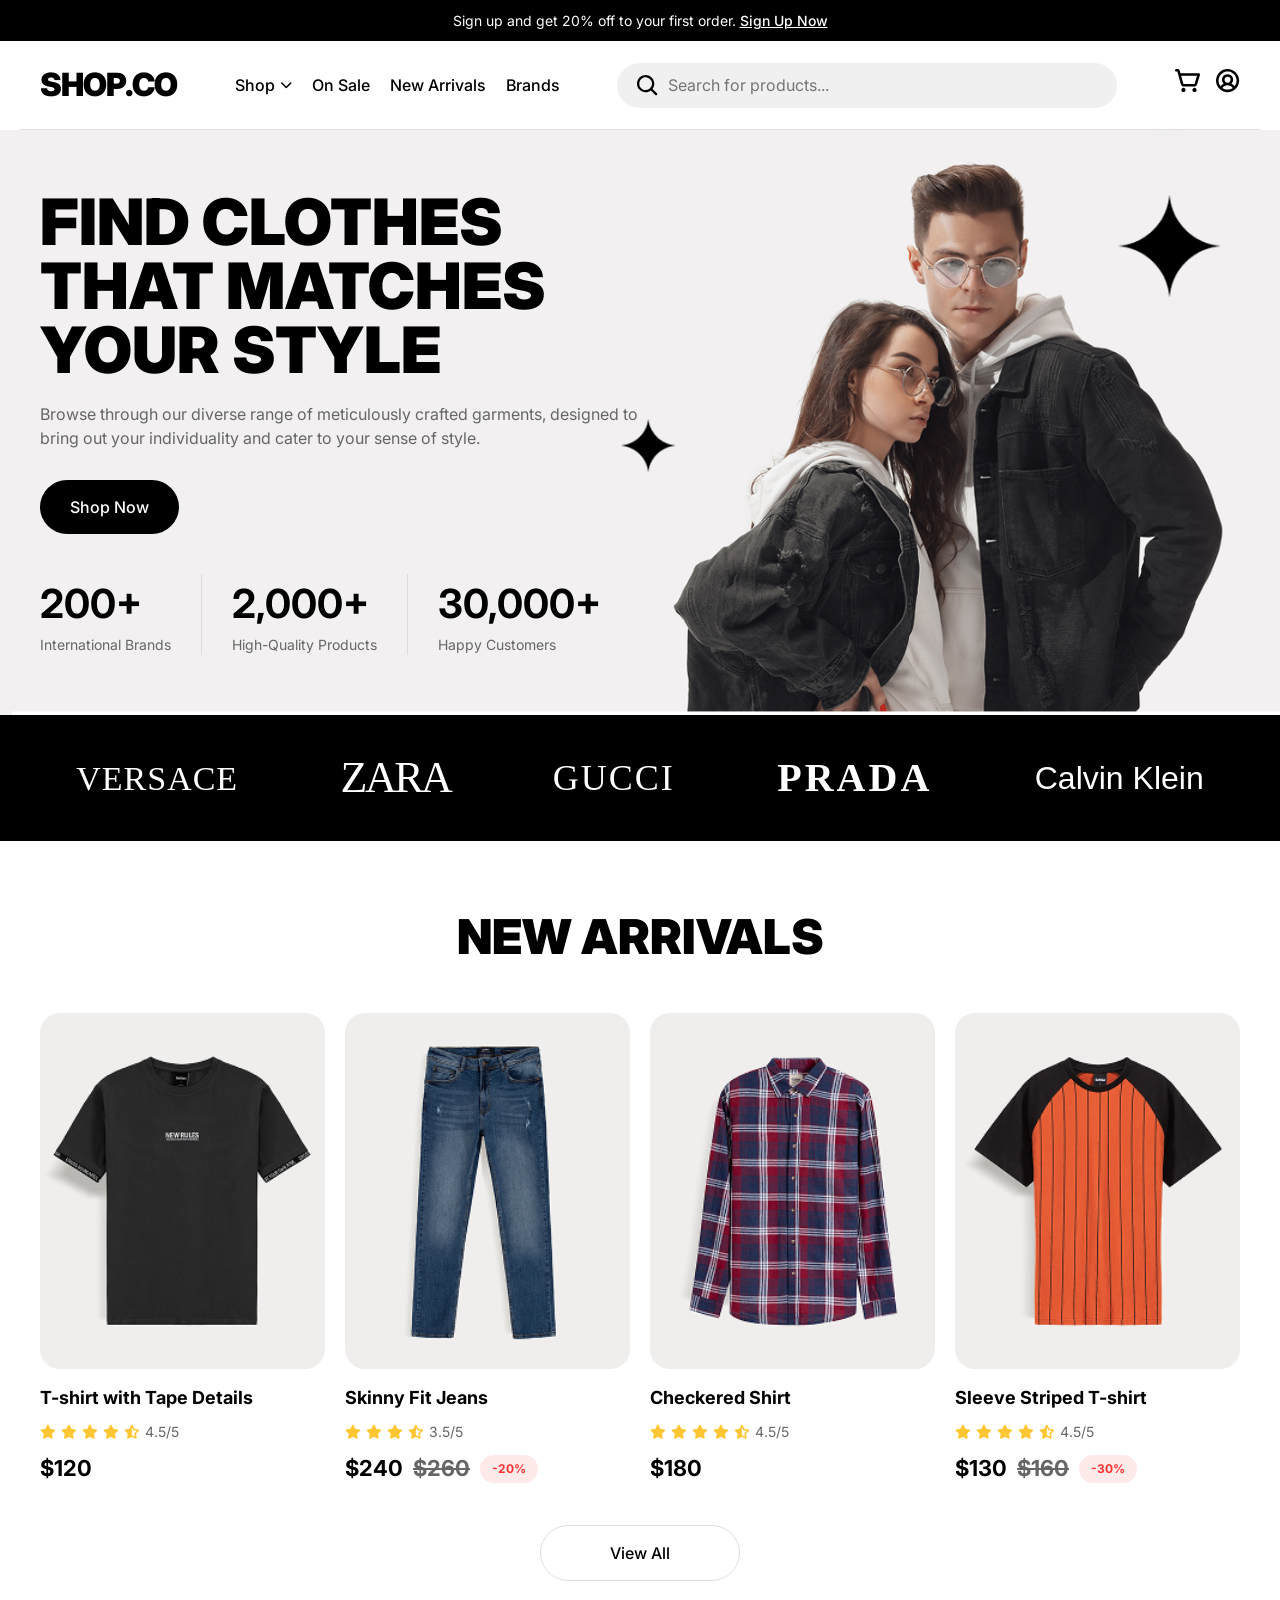
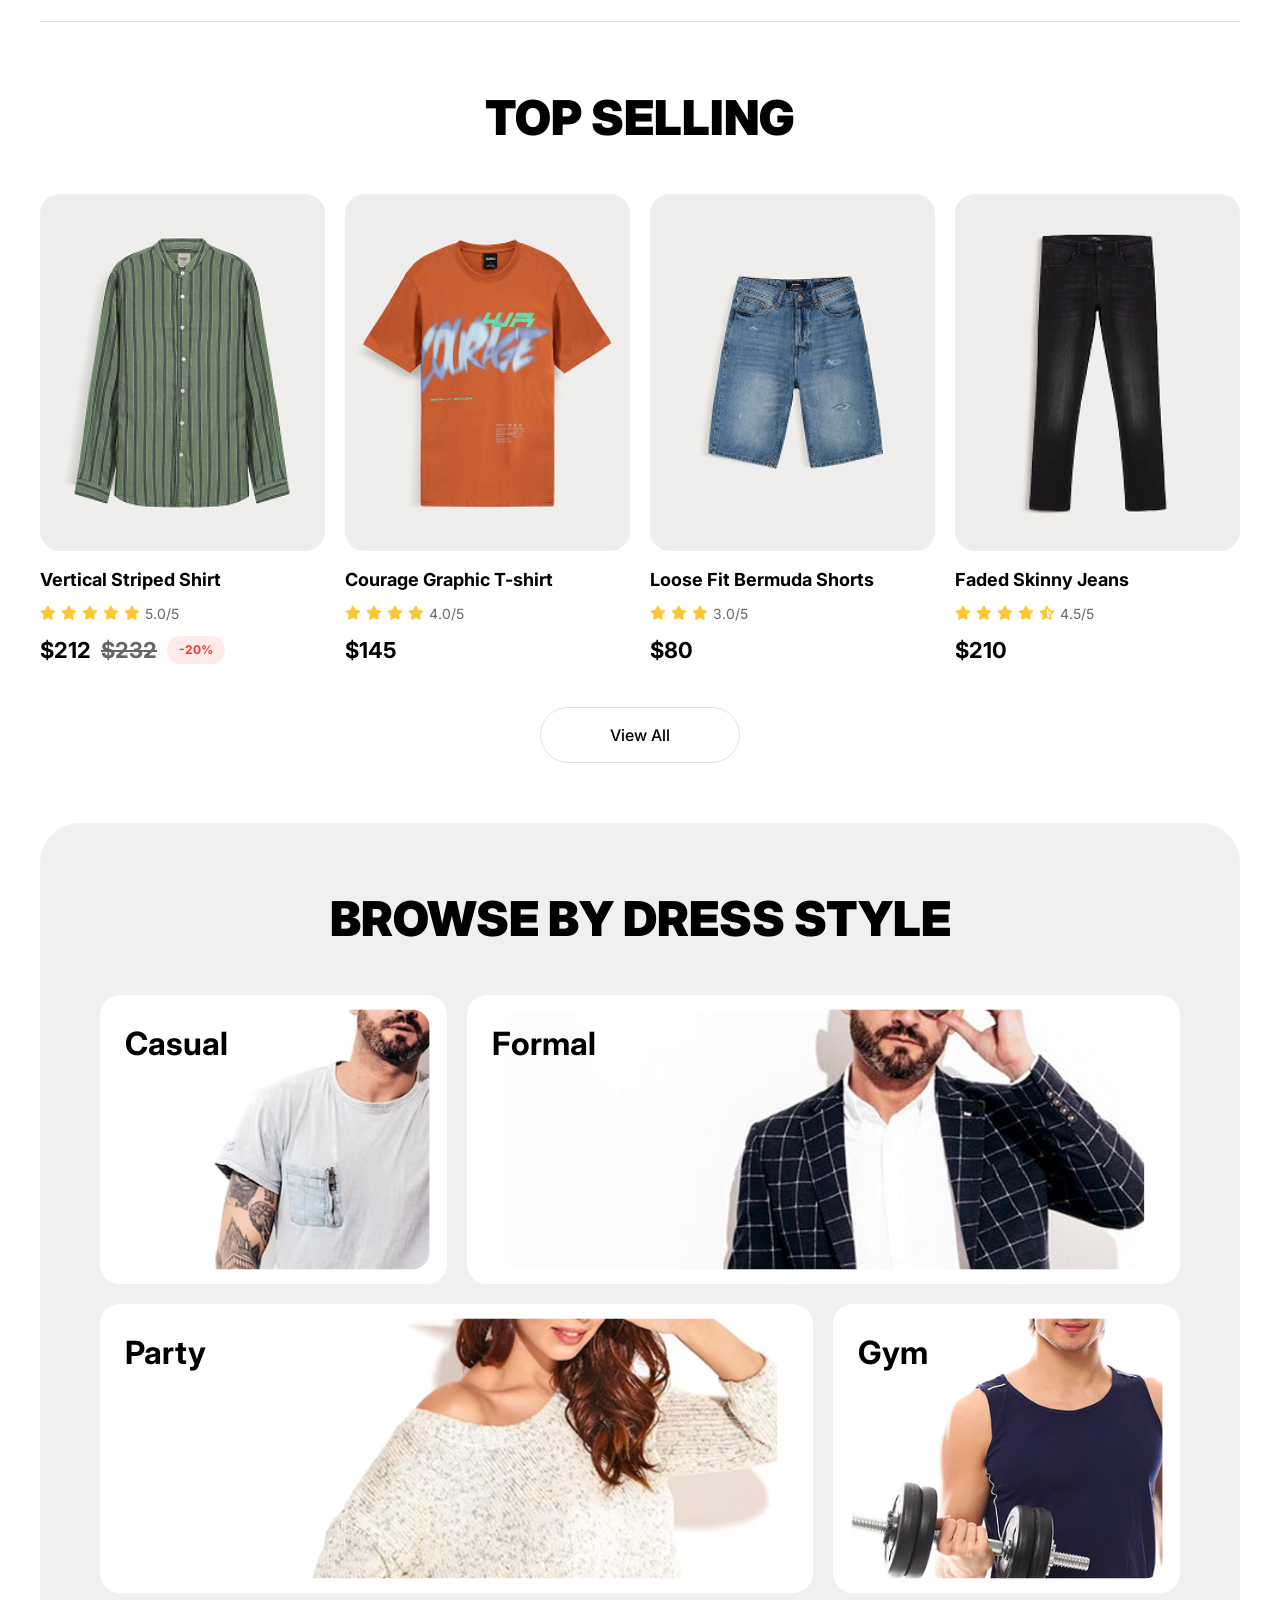
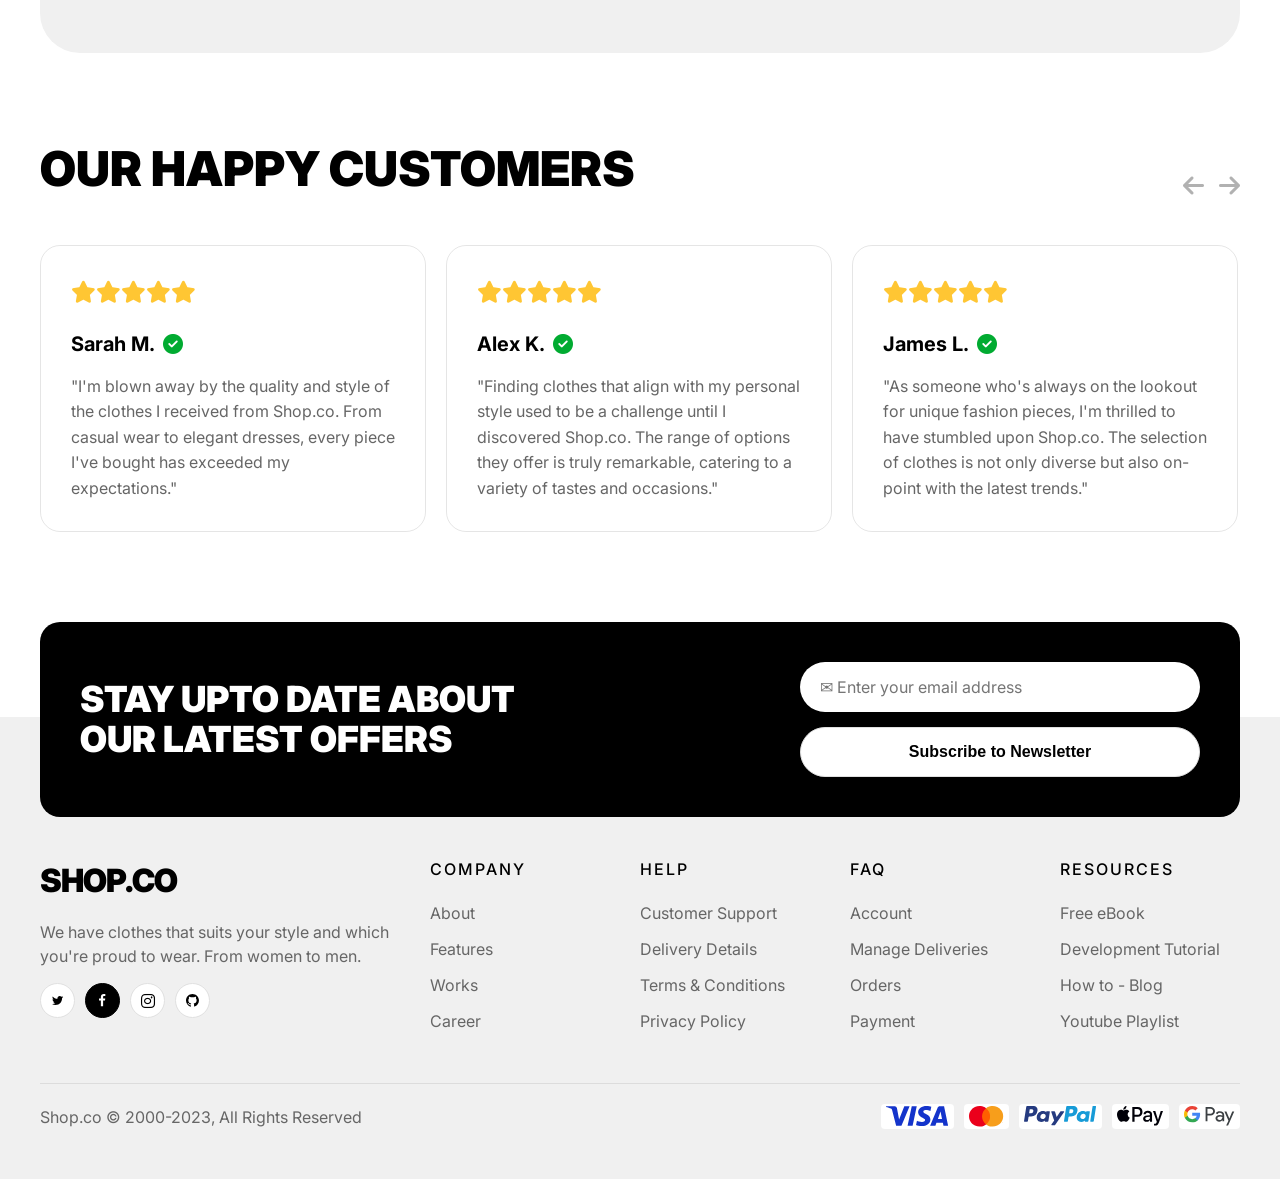
<file: index.html>
<!DOCTYPE html>
<html lang="en">

<head>
  <meta charset="UTF-8">
  <meta name="viewport" content="width=device-width, initial-scale=1.0">
  <title>SHOP.CO - Homepage</title>
  <link rel="stylesheet" href="css/global.css">
  <link rel="stylesheet" href="css/index.css">
</head>

<body>

  <app-header></app-header>

  <!-- HERO SECTION -->
  <section class="hero">
    <div class="container">
      <div class="hero-content">
        <h1 class="hero-title">FIND CLOTHES THAT MATCHES YOUR STYLE</h1>
        <p class="hero-desc">Browse through our diverse range of meticulously crafted garments, designed to bring out
          your individuality and cater to your sense of style.</p>
        <a href="html/category.html" class="btn-primary">Shop Now</a>
        <div class="hero-stats">
          <div class="stat-item">
            <h3>200+</h3>
            <p>International Brands</p>
          </div>
          <div class="stat-divider"></div>
          <div class="stat-item">
            <h3>2,000+</h3>
            <p>High-Quality Products</p>
          </div>
          <div class="stat-divider"></div>
          <div class="stat-item">
            <h3>30,000+</h3>
            <p>Happy Customers</p>
          </div>
        </div>
      </div>
      <div class="hero-image">
        <div class="image-wrapper">
          <img src="./Images/banner.png" alt="Hero Models" class="main-banner">
        </div>
      </div>
    </div>
  </section>

  <!-- BRANDS BANNER -->
  <div class="brands-banner">
    <div class="container">
      <!-- We don't have actual brand logos in Images folder except payment ones, so I'll use text as placeholders for brands -->
      <div class="brand-versace">VERSACE</div>
      <div class="brand-zara">ZARA</div>
      <div class="brand-gucci">GUCCI</div>
      <div class="brand-prada">PRADA</div>
      <div class="brand-calvin">Calvin Klein</div>
    </div>
  </div>

  <!-- NEW ARRIVALS -->
  <section class="container">
    <h2 class="section-title">NEW ARRIVALS</h2>
    <div class="products-grid">
      <!-- Product 1 -->
      <a href="html/product.html" class="product-card">
        <div class="product-img-wrapper">
          <img src="./Images/tshirtwithtape.png" alt="T-shirt with Tape Details">
        </div>
        <h3 class="product-title">T-shirt with Tape Details</h3>
        <div class="product-rating"><i class="fa-solid fa-star"></i><i class="fa-solid fa-star"></i><i
            class="fa-solid fa-star"></i><i class="fa-solid fa-star"></i><i
            class="fa-solid fa-star-half-stroke"></i><span> 4.5/5</span></div>
        <div class="product-price">$120</div>
      </a>
      <!-- Product 2 -->
      <a href="html/product.html" class="product-card">
        <div class="product-img-wrapper">
          <img src="./Images/skinnyfitjean.png" alt="Skinny Fit Jeans">
        </div>
        <h3 class="product-title">Skinny Fit Jeans</h3>
        <div class="product-rating"><i class="fa-solid fa-star"></i><i class="fa-solid fa-star"></i><i
            class="fa-solid fa-star"></i><i class="fa-solid fa-star-half-stroke"></i><span> 3.5/5</span></div>
        <div class="product-price">
          $240 <span class="old-price">$260</span> <span class="discount-badge">-20%</span>
        </div>
      </a>
      <!-- Product 3 -->
      <a href="html/product.html" class="product-card">
        <div class="product-img-wrapper">
          <img src="./Images/checkershirt.png" alt="Checkered Shirt">
        </div>
        <h3 class="product-title">Checkered Shirt</h3>
        <div class="product-rating"><i class="fa-solid fa-star"></i><i class="fa-solid fa-star"></i><i
            class="fa-solid fa-star"></i><i class="fa-solid fa-star"></i><i
            class="fa-solid fa-star-half-stroke"></i><span> 4.5/5</span></div>
        <div class="product-price">$180</div>
      </a>
      <!-- Product 4 -->
      <a href="html/product.html" class="product-card">
        <div class="product-img-wrapper">
          <img src="./Images/sleevestriped.png" alt="Sleeve Striped T-shirt">
        </div>
        <h3 class="product-title">Sleeve Striped T-shirt</h3>
        <div class="product-rating"><i class="fa-solid fa-star"></i><i class="fa-solid fa-star"></i><i
            class="fa-solid fa-star"></i><i class="fa-solid fa-star"></i><i
            class="fa-solid fa-star-half-stroke"></i><span> 4.5/5</span></div>
        <div class="product-price">
          $130 <span class="old-price">$160</span> <span class="discount-badge">-30%</span>
        </div>
      </a>
    </div>
    <a href="html/category.html" class="btn-outline view-all-btn">View All</a>
    <div class="divider"></div>
  </section>

  <!-- TOP SELLING -->
  <section class="container">
    <h2 class="section-title">TOP SELLING</h2>
    <div class="products-grid">
      <!-- Product 1 -->
      <a href="html/product.html" class="product-card">
        <div class="product-img-wrapper">
          <img src="./Images/verticalstripshirt.png" alt="Vertical Striped Shirt">
        </div>
        <h3 class="product-title">Vertical Striped Shirt</h3>
        <div class="product-rating"><i class="fa-solid fa-star"></i><i class="fa-solid fa-star"></i><i
            class="fa-solid fa-star"></i><i class="fa-solid fa-star"></i><i class="fa-solid fa-star"></i><span>
            5.0/5</span></div>
        <div class="product-price">
          $212 <span class="old-price">$232</span> <span class="discount-badge">-20%</span>
        </div>
      </a>
      <!-- Product 2 -->
      <a href="html/product.html" class="product-card">
        <div class="product-img-wrapper">
          <img src="./Images/couragegraphic.png" alt="Courage Graphic T-shirt">
        </div>
        <h3 class="product-title">Courage Graphic T-shirt</h3>
        <div class="product-rating"><i class="fa-solid fa-star"></i><i class="fa-solid fa-star"></i><i
            class="fa-solid fa-star"></i><i class="fa-solid fa-star"></i><span> 4.0/5</span></div>
        <div class="product-price">$145</div>
      </a>
      <!-- Product 3 -->
      <a href="html/product.html" class="product-card">
        <div class="product-img-wrapper">
          <img src="./Images/loosefit.png" alt="Loose Fit Bermuda Shorts">
        </div>
        <h3 class="product-title">Loose Fit Bermuda Shorts</h3>
        <div class="product-rating"><i class="fa-solid fa-star"></i><i class="fa-solid fa-star"></i><i
            class="fa-solid fa-star"></i><span> 3.0/5</span></div>
        <div class="product-price">$80</div>
      </a>
      <!-- Product 4 -->
      <a href="html/product.html" class="product-card">
        <div class="product-img-wrapper">
          <img src="./Images/fadedskinjean.png" alt="Faded Skinny Jeans">
        </div>
        <h3 class="product-title">Faded Skinny Jeans</h3>
        <div class="product-rating"><i class="fa-solid fa-star"></i><i class="fa-solid fa-star"></i><i
            class="fa-solid fa-star"></i><i class="fa-solid fa-star"></i><i
            class="fa-solid fa-star-half-stroke"></i><span> 4.5/5</span></div>
        <div class="product-price">$210</div>
      </a>
    </div>
    <a href="html/category.html" class="btn-outline view-all-btn">View All</a>
  </section>

  <!-- BROWSE BY DRESS STYLE -->
  <section class="container">
    <div class="dress-style">
      <h2 class="section-title" style="margin-top:0;">BROWSE BY DRESS STYLE</h2>
      <div class="dress-style-grid">
        <a href="html/category.html" class="style-card item-1">
          <h3>Casual</h3>
          <img src="./Images/casual.png" alt="Casual">
        </a>
        <a href="html/category.html" class="style-card item-2">
          <h3>Formal</h3>
          <img src="./Images/formal.png" alt="Formal">
        </a>
        <a href="html/category.html" class="style-card item-3">
          <h3>Party</h3>
          <img src="./Images/party.png" alt="Party">
        </a>
        <a href="html/category.html" class="style-card item-4">
          <h3>Gym</h3>
          <img src="./Images/gym.png" alt="Gym">
        </a>
      </div>
    </div>
  </section>

  <!-- OUR HAPPY CUSTOMERS -->
  <section class="container testimonials-section">
    <div class="testimonials-header">
      <h2 class="section-title" style="margin-top:0; text-align: left;">OUR HAPPY CUSTOMERS</h2>
      <div class="testimonials-arrows">
        <button class="arrow-btn"><i class="fa-solid fa-arrow-left"></i></button>
        <button class="arrow-btn"><i class="fa-solid fa-arrow-right"></i></button>
      </div>
    </div>
    <div class="testimonials-slider">
      <!-- Card 1 -->
      <div class="testimonial-card">
        <div class="stars">
          <i class="fa-solid fa-star"></i><i class="fa-solid fa-star"></i><i class="fa-solid fa-star"></i><i class="fa-solid fa-star"></i><i class="fa-solid fa-star"></i>
        </div>
        <div class="customer-name">
          Sarah M. <i class="fa-solid fa-circle-check" style="color: #01AB31;"></i>
        </div>
        <p class="customer-review">"I'm blown away by the quality and style of the clothes I received from Shop.co. From casual wear to elegant dresses, every piece I've bought has exceeded my expectations."</p>
      </div>
      
      <!-- Card 2 -->
      <div class="testimonial-card">
        <div class="stars">
          <i class="fa-solid fa-star"></i><i class="fa-solid fa-star"></i><i class="fa-solid fa-star"></i><i class="fa-solid fa-star"></i><i class="fa-solid fa-star"></i>
        </div>
        <div class="customer-name">
          Alex K. <i class="fa-solid fa-circle-check" style="color: #01AB31;"></i>
        </div>
        <p class="customer-review">"Finding clothes that align with my personal style used to be a challenge until I discovered Shop.co. The range of options they offer is truly remarkable, catering to a variety of tastes and occasions."</p>
      </div>

      <!-- Card 3 -->
      <div class="testimonial-card">
        <div class="stars">
          <i class="fa-solid fa-star"></i><i class="fa-solid fa-star"></i><i class="fa-solid fa-star"></i><i class="fa-solid fa-star"></i><i class="fa-solid fa-star"></i>
        </div>
        <div class="customer-name">
          James L. <i class="fa-solid fa-circle-check" style="color: #01AB31;"></i>
        </div>
        <p class="customer-review">"As someone who's always on the lookout for unique fashion pieces, I'm thrilled to have stumbled upon Shop.co. The selection of clothes is not only diverse but also on-point with the latest trends."</p>
      </div>
    </div>
  </section>

  <app-footer></app-footer>

  <script src="js/components.js"></script>
  <script src="js/global.js"></script>
  <script src="js/index.js"></script>
</body>

</html>
</file>
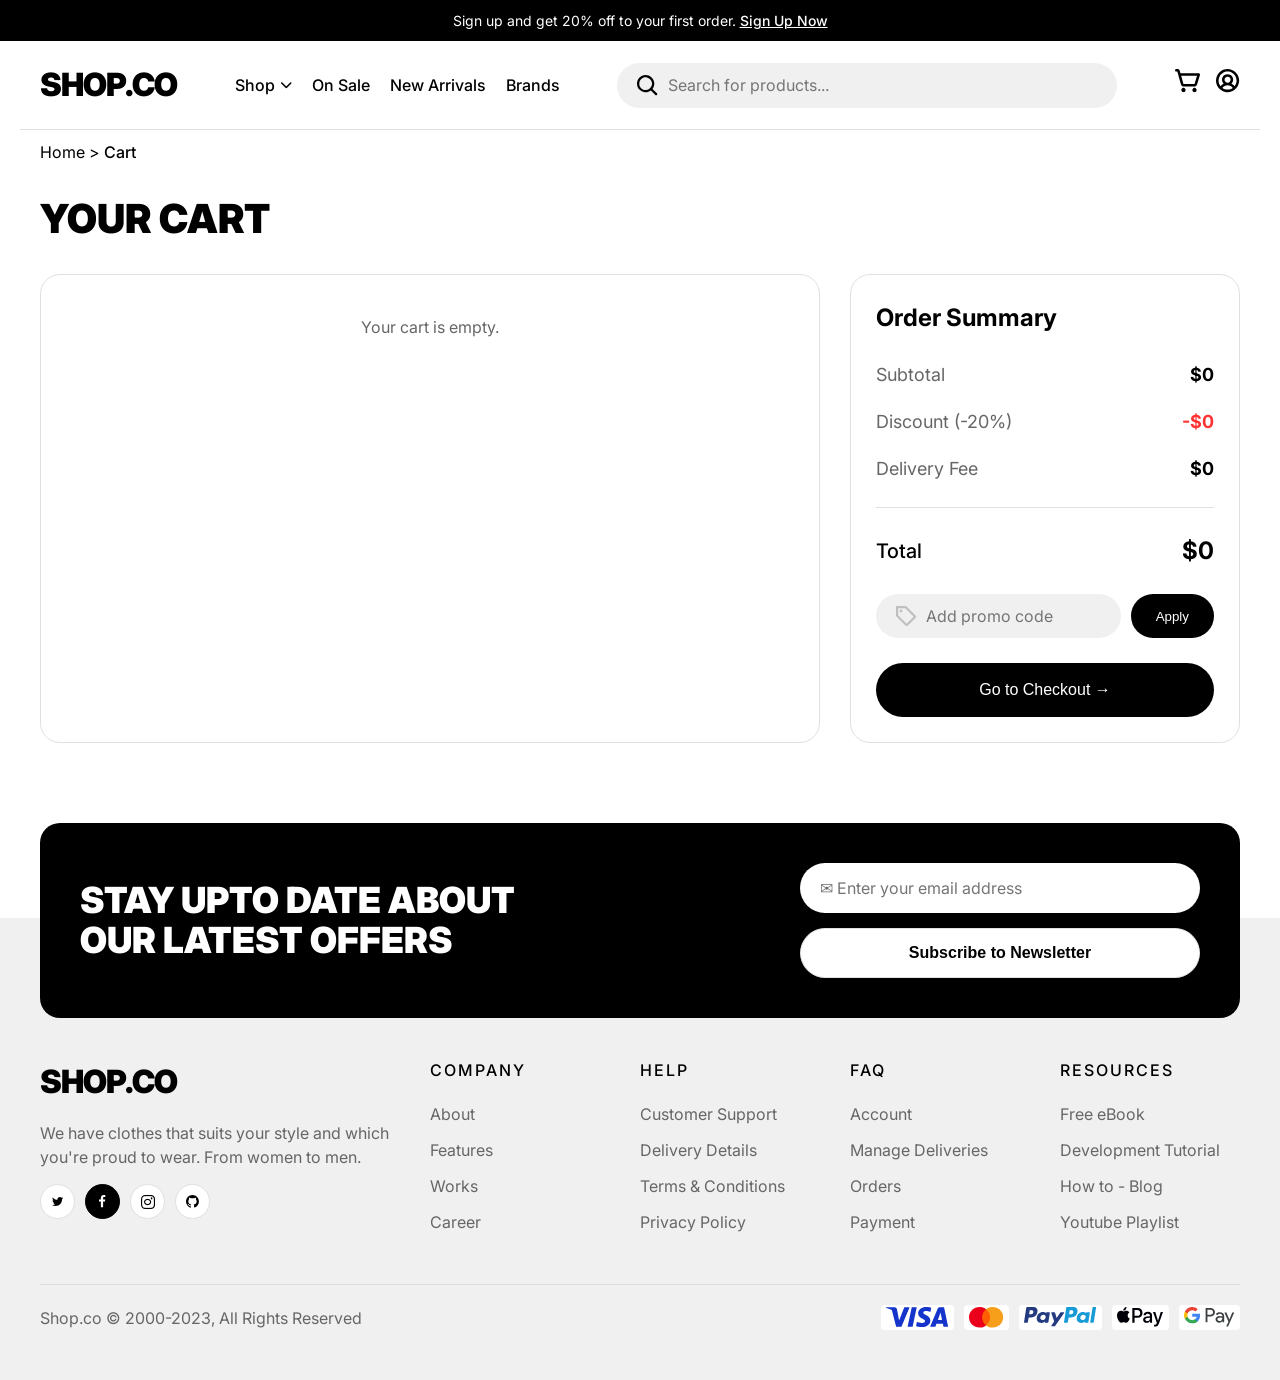
<file: html/cart.html>
<!DOCTYPE html>
<html lang="en">
<head>
  <meta charset="UTF-8">
  <meta name="viewport" content="width=device-width, initial-scale=1.0">
  <title>Your Cart - SHOP.CO</title>
  <link rel="stylesheet" href="../css/global.css">
  <link rel="stylesheet" href="../css/cart.css">
</head>
<body>

  <app-header></app-header>

  <div class="container">
    <!-- BREADCRUMBS -->
    <div class="breadcrumbs" style="margin-bottom: 25px; margin-top: 10px;">
      <a href="../index.html">Home</a> &gt; <span style="color: black; font-weight: 500;">Cart</span>
    </div>

    <h1 class="cart-title">YOUR CART</h1>

    <div class="cart-container">
      <!-- CART ITEMS -->
      <div class="cart-items-wrapper">
        <!-- Item 1 -->
        <div class="cart-item">
          <div class="item-img">
            <img src="../Images/gradientgraphictshirt.png" alt="Gradient Graphic T-shirt">
          </div>
          <div class="item-details">
            <div class="item-title-row">
              <h3>Gradient Graphic T-shirt</h3>
              <button class="btn-delete"><img src="../Images/deleteicon.svg" alt="Delete"></button>
            </div>
            <div class="item-meta">
              <p>Size: <span>Large</span></p>
              <p>Color: <span>White</span></p>
            </div>
            <div class="item-price-row">
              <div class="item-price">$145</div>
              <div class="item-qty">
                <button>-</button>
                <span>1</span>
                <button>+</button>
              </div>
            </div>
          </div>
        </div>

        <!-- Item 2 -->
        <div class="cart-item">
          <div class="item-img">
            <img src="../Images/checkershirt.png" alt="Checkered Shirt">
          </div>
          <div class="item-details">
            <div class="item-title-row">
              <h3>Checkered Shirt</h3>
              <button class="btn-delete"><img src="../Images/deleteicon.svg" alt="Delete"></button>
            </div>
            <div class="item-meta">
              <p>Size: <span>Medium</span></p>
              <p>Color: <span>Red</span></p>
            </div>
            <div class="item-price-row">
              <div class="item-price">$180</div>
              <div class="item-qty">
                <button>-</button>
                <span>1</span>
                <button>+</button>
              </div>
            </div>
          </div>
        </div>

        <!-- Item 3 -->
        <div class="cart-item">
          <div class="item-img">
            <img src="../Images/skinnyfitjean.png" alt="Skinny Fit Jeans">
          </div>
          <div class="item-details">
            <div class="item-title-row">
              <h3>Skinny Fit Jeans</h3>
              <button class="btn-delete"><img src="../Images/deleteicon.svg" alt="Delete"></button>
            </div>
            <div class="item-meta">
              <p>Size: <span>Large</span></p>
              <p>Color: <span>Blue</span></p>
            </div>
            <div class="item-price-row">
              <div class="item-price">$240</div>
              <div class="item-qty">
                <button>-</button>
                <span>1</span>
                <button>+</button>
              </div>
            </div>
          </div>
        </div>
      </div>

      <!-- ORDER SUMMARY -->
      <div class="order-summary">
        <h2>Order Summary</h2>
        <div class="summary-row">
          <span>Subtotal</span>
          <span>$565</span>
        </div>
        <div class="summary-row discount">
          <span>Discount (-20%)</span>
          <span>-$113</span>
        </div>
        <div class="summary-row">
          <span>Delivery Fee</span>
          <span>$15</span>
        </div>
        
        <div class="summary-total">
          <span>Total</span>
          <span>$467</span>
        </div>

        <div class="promo-code">
          <div class="promo-input-wrapper">
            <img src="../Images/tagicon.svg" alt="Tag">
            <input type="text" placeholder="Add promo code">
          </div>
          <button>Apply</button>
        </div>

        <button class="btn-checkout">Go to Checkout &rarr;</button>
      </div>
    </div>
  </div>

  <app-footer></app-footer>

  <script src="../js/components.js"></script>
  <script src="../js/global.js"></script>
  <script src="../js/cart.js"></script>
</body>
</html>
</file>
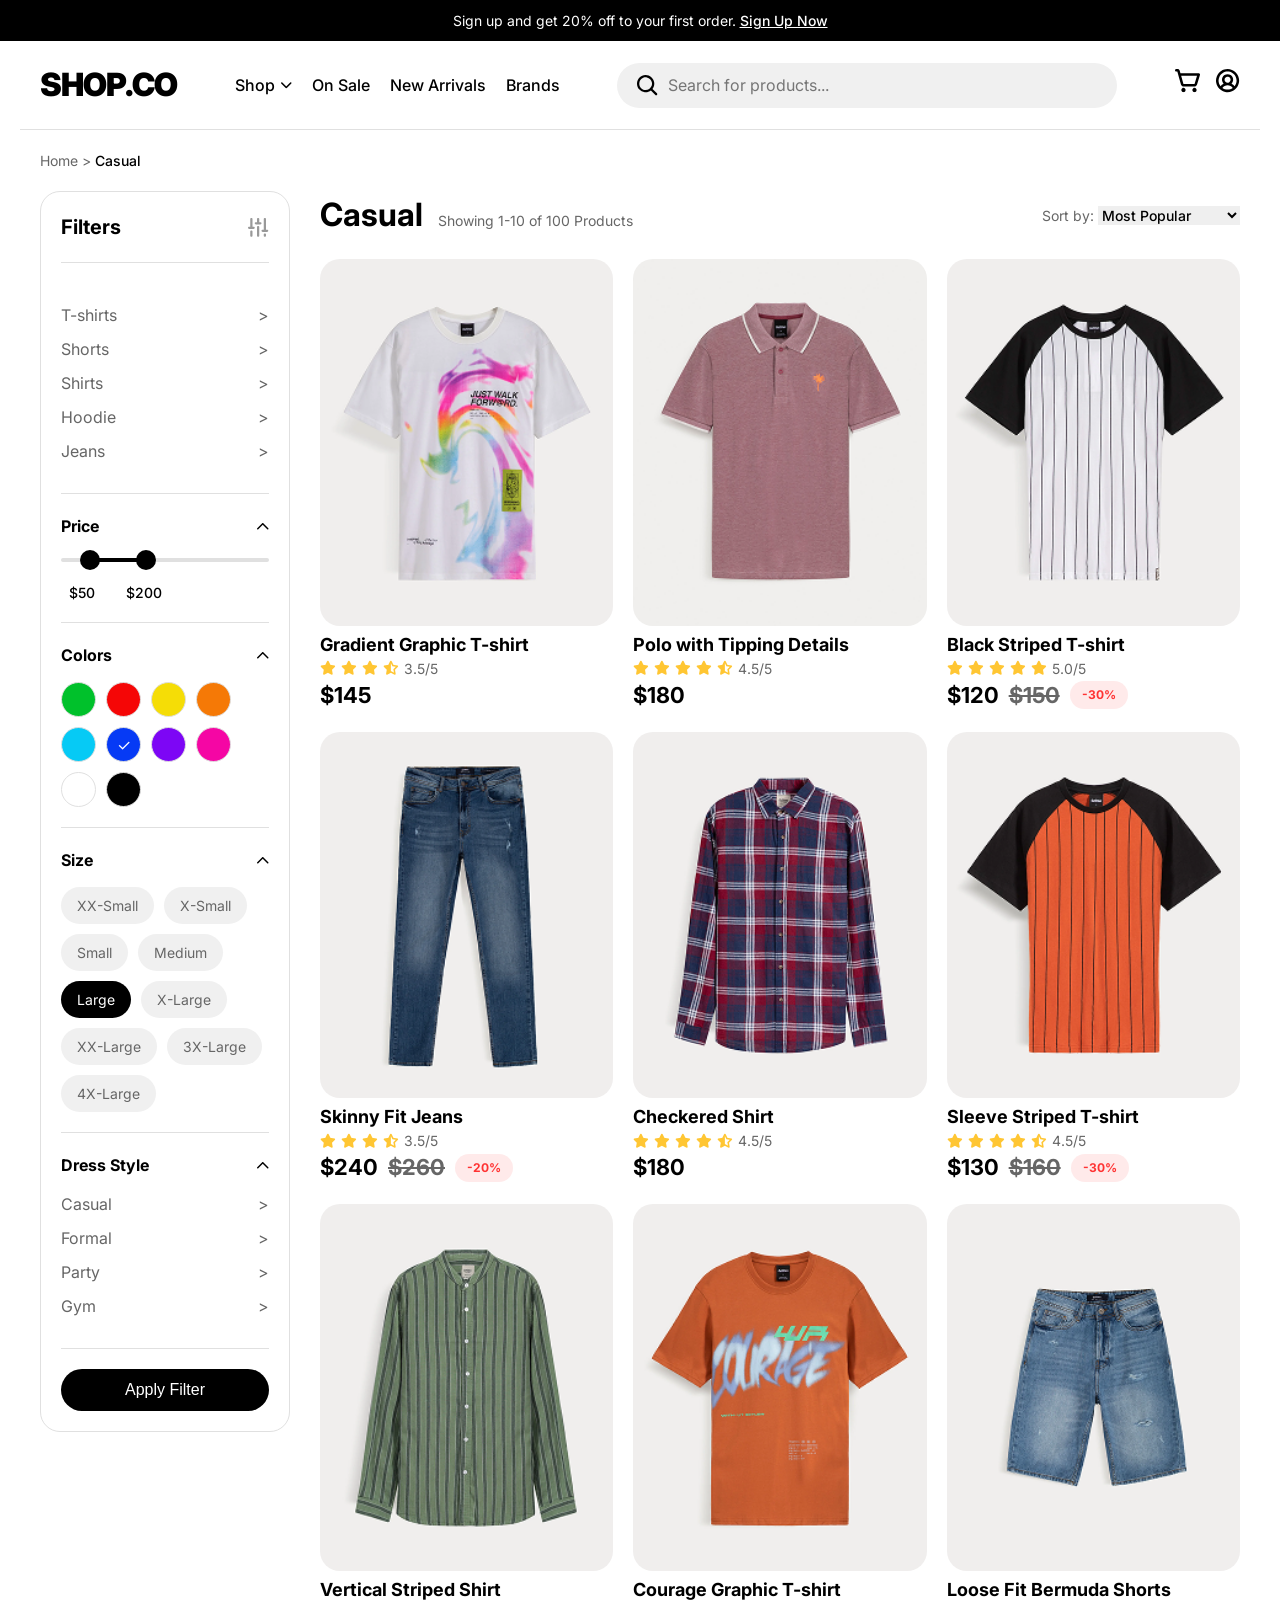
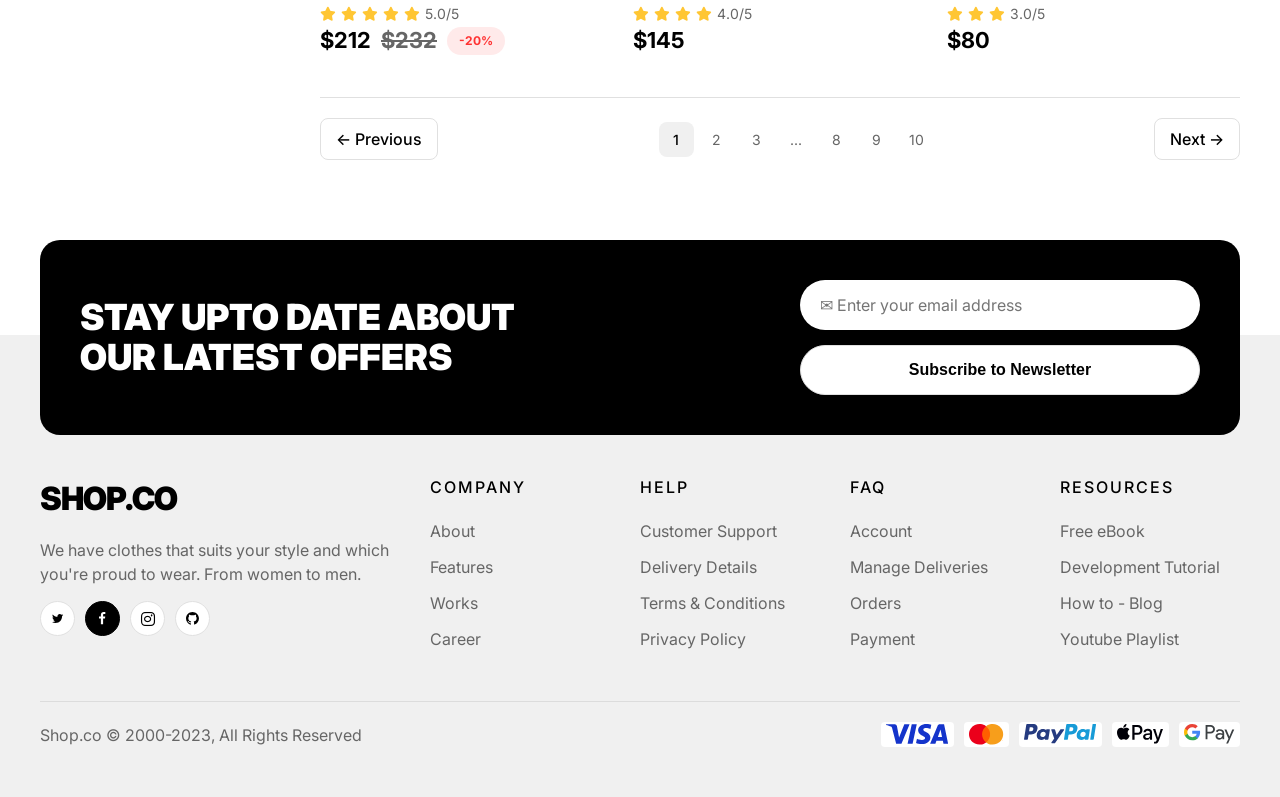
<file: html/category.html>
<!DOCTYPE html>
<html lang="en">
<head>
  <meta charset="UTF-8">
  <meta name="viewport" content="width=device-width, initial-scale=1.0">
  <title>Casual - SHOP.CO</title>
  <link rel="stylesheet" href="../css/global.css">
  <link rel="stylesheet" href="../css/category.css">
</head>
<body>

  <app-header></app-header>

  <div class="container">
    <!-- BREADCRUMBS -->
    <div class="breadcrumbs">
      <a href="../index.html">Home</a> &gt; <span>Casual</span>
    </div>

    <div class="category-container">
      <!-- SIDEBAR -->
      <aside class="sidebar">
        <div class="filter-header">
          <span>Filters</span>
          <img src="../Images/filterr.svg" alt="Filter" style="cursor:pointer;">
        </div>

        <div class="filter-section">
          <ul class="filter-list">
            <li>T-shirts <span>></span></li>
            <li>Shorts <span>></span></li>
            <li>Shirts <span>></span></li>
            <li>Hoodie <span>></span></li>
            <li>Jeans <span>></span></li>
          </ul>
        </div>

        <div class="filter-section">
          <div class="filter-title">Price <img src="../Images/uparrow.svg" alt="Collapse"></div>
          <div class="price-slider-container">
            <input type="range" min="0" max="500" value="50" id="slider-min" class="slider-range">
            <input type="range" min="0" max="500" value="200" id="slider-max" class="slider-range">
            <div class="slider-track"></div>
          </div>
          <div class="price-labels">
            <span id="price-min-label">$50</span>
            <span id="price-max-label">$200</span>
          </div>
        </div>

        <div class="filter-section">
          <div class="filter-title">Colors <img src="../Images/uparrow.svg" alt="Collapse"></div>
          <div class="colors-grid">
            <div class="color-circle" style="background-color: #00C12B;"></div>
            <div class="color-circle" style="background-color: #F50606;"></div>
            <div class="color-circle" style="background-color: #F5DD06;"></div>
            <div class="color-circle" style="background-color: #F57906;"></div>
            <div class="color-circle" style="background-color: #06CAF5;"></div>
            <div class="color-circle" style="background-color: #063AF5;">&#10003;</div>
            <div class="color-circle" style="background-color: #7D06F5;"></div>
            <div class="color-circle" style="background-color: #F506A4;"></div>
            <div class="color-circle" style="background-color: #FFFFFF;"></div>
            <div class="color-circle" style="background-color: #000000;"></div>
          </div>
        </div>

        <div class="filter-section">
          <div class="filter-title">Size <img src="../Images/uparrow.svg" alt="Collapse"></div>
          <div class="sizes-grid">
            <div class="size-pill">XX-Small</div>
            <div class="size-pill">X-Small</div>
            <div class="size-pill">Small</div>
            <div class="size-pill">Medium</div>
            <div class="size-pill active">Large</div>
            <div class="size-pill">X-Large</div>
            <div class="size-pill">XX-Large</div>
            <div class="size-pill">3X-Large</div>
            <div class="size-pill">4X-Large</div>
          </div>
        </div>

        <div class="filter-section">
          <div class="filter-title">Dress Style <img src="../Images/uparrow.svg" alt="Collapse"></div>
          <ul class="filter-list">
            <li>Casual <span>></span></li>
            <li>Formal <span>></span></li>
            <li>Party <span>></span></li>
            <li>Gym <span>></span></li>
          </ul>
        </div>

        <button class="btn-primary apply-btn">Apply Filter</button>
      </aside>

      <!-- MAIN CONTENT -->
      <main class="main-content">
        <div class="main-header-top">
          <div class="title-and-count">
            <h1>Casual</h1>
            <span class="product-count">Showing 1-10 of 100 Products</span>
          </div>
          <div class="sort-and-filter">
            <div class="sort-by">
              Sort by: 
              <select>
                <option>Most Popular</option>
                <option>Price: Low to High</option>
                <option>Price: High to Low</option>
              </select>
            </div>
            <div class="mobile-filter-btn">
              <img src="../Images/filterr.svg" alt="Filter">
            </div>
          </div>
        </div>

        <div class="category-grid">
          <!-- Product 1 -->
          <a href="product.html" class="product-card">
            <div class="product-img-wrapper">
              <img src="../Images/gradientgraphictshirt.png" alt="Gradient Graphic T-shirt">
            </div>
            <h3 class="product-title">Gradient Graphic T-shirt</h3>
            <div class="product-rating"><i class="fa-solid fa-star"></i><i class="fa-solid fa-star"></i><i class="fa-solid fa-star"></i><i class="fa-solid fa-star-half-stroke"></i><span> 3.5/5</span></div>
            <div class="product-price">$145</div>
          </a>
          <!-- Product 2 -->
          <a href="product.html" class="product-card">
            <div class="product-img-wrapper">
              <img src="../Images/polowithtiping.png" alt="Polo with Tipping Details">
            </div>
            <h3 class="product-title">Polo with Tipping Details</h3>
            <div class="product-rating"><i class="fa-solid fa-star"></i><i class="fa-solid fa-star"></i><i class="fa-solid fa-star"></i><i class="fa-solid fa-star"></i><i class="fa-solid fa-star-half-stroke"></i><span> 4.5/5</span></div>
            <div class="product-price">$180</div>
          </a>
          <!-- Product 3 -->
          <a href="product.html" class="product-card">
            <div class="product-img-wrapper">
              <img src="../Images/blackstriped.png" alt="Black Striped T-shirt">
            </div>
            <h3 class="product-title">Black Striped T-shirt</h3>
            <div class="product-rating"><i class="fa-solid fa-star"></i><i class="fa-solid fa-star"></i><i class="fa-solid fa-star"></i><i class="fa-solid fa-star"></i><i class="fa-solid fa-star"></i><span> 5.0/5</span></div>
            <div class="product-price">
              $120 <span class="old-price">$150</span> <span class="discount-badge">-30%</span>
            </div>
          </a>
          <!-- Product 4 -->
          <a href="product.html" class="product-card">
            <div class="product-img-wrapper">
              <img src="../Images/skinnyfitjean.png" alt="Skinny Fit Jeans">
            </div>
            <h3 class="product-title">Skinny Fit Jeans</h3>
            <div class="product-rating"><i class="fa-solid fa-star"></i><i class="fa-solid fa-star"></i><i class="fa-solid fa-star"></i><i class="fa-solid fa-star-half-stroke"></i><span> 3.5/5</span></div>
            <div class="product-price">
              $240 <span class="old-price">$260</span> <span class="discount-badge">-20%</span>
            </div>
          </a>
          <!-- Product 5 -->
          <a href="product.html" class="product-card">
            <div class="product-img-wrapper">
              <img src="../Images/checkershirt.png" alt="Checkered Shirt">
            </div>
            <h3 class="product-title">Checkered Shirt</h3>
            <div class="product-rating"><i class="fa-solid fa-star"></i><i class="fa-solid fa-star"></i><i class="fa-solid fa-star"></i><i class="fa-solid fa-star"></i><i class="fa-solid fa-star-half-stroke"></i><span> 4.5/5</span></div>
            <div class="product-price">$180</div>
          </a>
          <!-- Product 6 -->
          <a href="product.html" class="product-card">
            <div class="product-img-wrapper">
              <img src="../Images/sleevestriped.png" alt="Sleeve Striped T-shirt">
            </div>
            <h3 class="product-title">Sleeve Striped T-shirt</h3>
            <div class="product-rating"><i class="fa-solid fa-star"></i><i class="fa-solid fa-star"></i><i class="fa-solid fa-star"></i><i class="fa-solid fa-star"></i><i class="fa-solid fa-star-half-stroke"></i><span> 4.5/5</span></div>
            <div class="product-price">
              $130 <span class="old-price">$160</span> <span class="discount-badge">-30%</span>
            </div>
          </a>
          <!-- Product 7 -->
          <a href="product.html" class="product-card">
            <div class="product-img-wrapper">
              <img src="../Images/verticalstripshirt.png" alt="Vertical Striped Shirt">
            </div>
            <h3 class="product-title">Vertical Striped Shirt</h3>
            <div class="product-rating"><i class="fa-solid fa-star"></i><i class="fa-solid fa-star"></i><i class="fa-solid fa-star"></i><i class="fa-solid fa-star"></i><i class="fa-solid fa-star"></i><span> 5.0/5</span></div>
            <div class="product-price">
              $212 <span class="old-price">$232</span> <span class="discount-badge">-20%</span>
            </div>
          </a>
          <!-- Product 8 -->
          <a href="product.html" class="product-card">
            <div class="product-img-wrapper">
              <img src="../Images/couragegraphic.png" alt="Courage Graphic T-shirt">
            </div>
            <h3 class="product-title">Courage Graphic T-shirt</h3>
            <div class="product-rating"><i class="fa-solid fa-star"></i><i class="fa-solid fa-star"></i><i class="fa-solid fa-star"></i><i class="fa-solid fa-star"></i><span> 4.0/5</span></div>
            <div class="product-price">$145</div>
          </a>
          <!-- Product 9 -->
          <a href="product.html" class="product-card">
            <div class="product-img-wrapper">
              <img src="../Images/loosefit.png" alt="Loose Fit Bermuda Shorts">
            </div>
            <h3 class="product-title">Loose Fit Bermuda Shorts</h3>
            <div class="product-rating"><i class="fa-solid fa-star"></i><i class="fa-solid fa-star"></i><i class="fa-solid fa-star"></i><span> 3.0/5</span></div>
            <div class="product-price">$80</div>
          </a>
        </div>

        <!-- PAGINATION -->
        <div class="pagination">
          <a href="#" class="btn-prev-next">&larr; Previous</a>
          <div class="page-numbers">
            <a href="#" class="page-btn active">1</a>
            <a href="#" class="page-btn">2</a>
            <a href="#" class="page-btn">3</a>
            <span class="page-btn">...</span>
            <a href="#" class="page-btn">8</a>
            <a href="#" class="page-btn">9</a>
            <a href="#" class="page-btn">10</a>
          </div>
          <a href="#" class="btn-prev-next">Next &rarr;</a>
        </div>
      </main>
    </div>
  </div>

  <app-footer></app-footer>

  <script src="../js/components.js"></script>
  <script src="../js/global.js"></script>
  <script src="../js/category.js"></script>
</body>
</html>
</file>
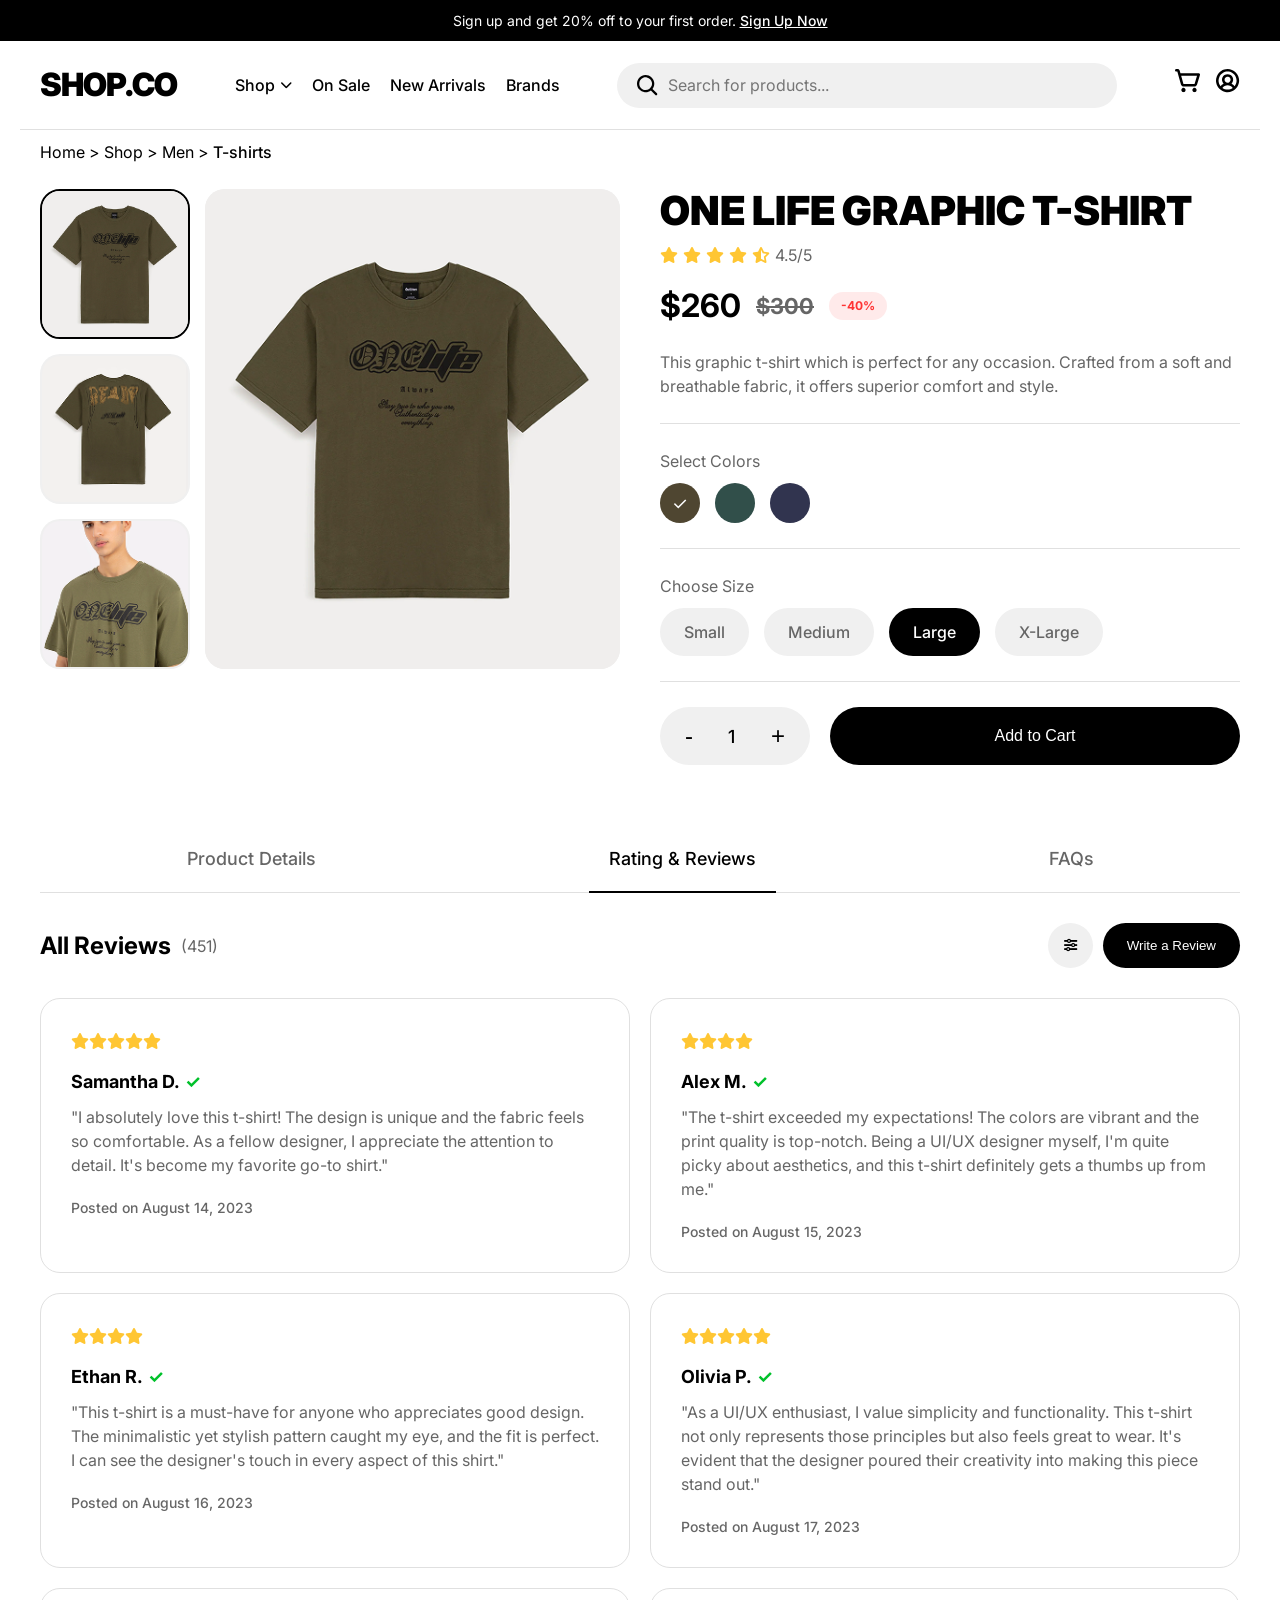
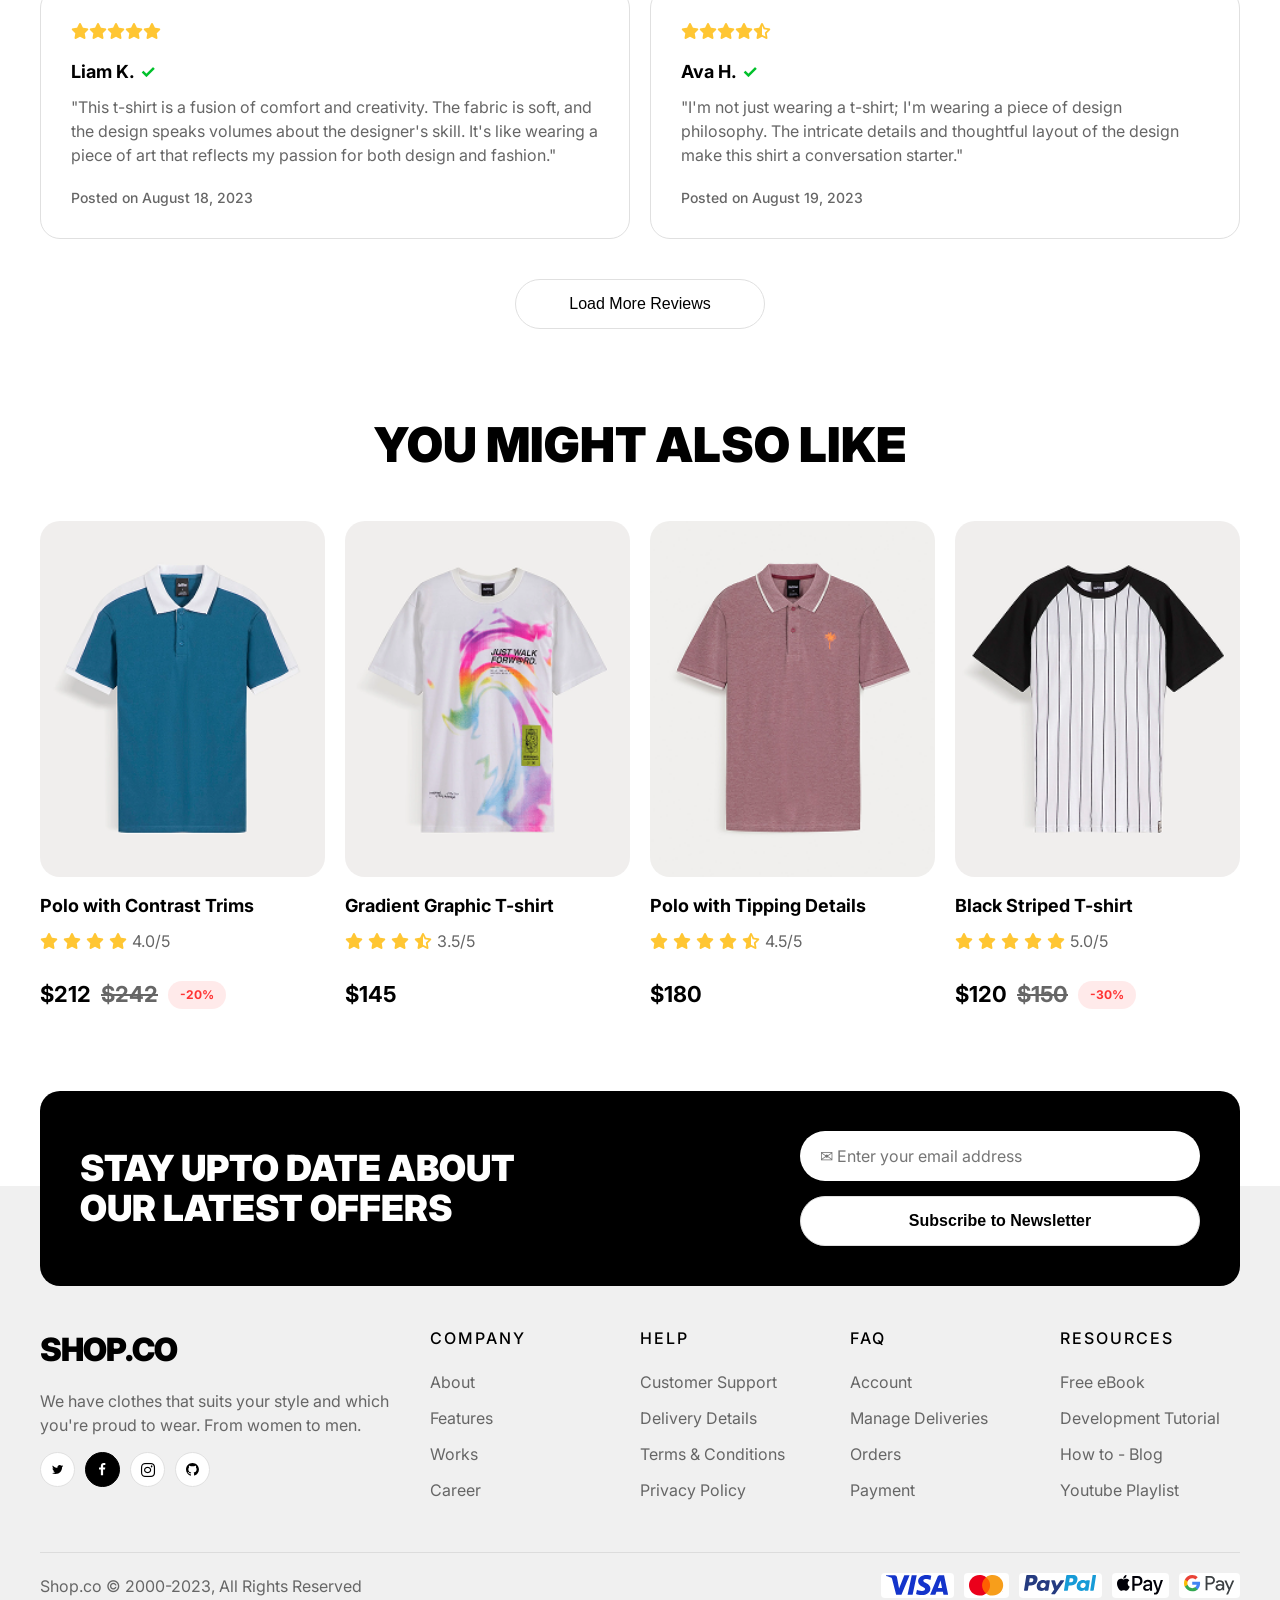
<file: html/product.html>
<!DOCTYPE html>
<html lang="en">
<head>
  <meta charset="UTF-8">
  <meta name="viewport" content="width=device-width, initial-scale=1.0">
  <title>One Life Graphic T-Shirt - SHOP.CO</title>
  <link rel="stylesheet" href="../css/global.css">
  <link rel="stylesheet" href="../css/product.css">
  <link rel="stylesheet" href="../css/index.css"> <!-- For product grid at the bottom -->
</head>
<body>

  <app-header></app-header>

  <div class="container">
    <!-- BREADCRUMBS -->
    <div class="breadcrumbs" style="margin-bottom: 25px; margin-top: 10px;">
      <a href="../index.html">Home</a> &gt; <a href="category.html">Shop</a> &gt; <a href="#">Men</a> &gt; <span style="color: black; font-weight: 500;">T-shirts</span>
    </div>

    <!-- PRODUCT DETAILS -->
    <div class="product-container">
      <!-- GALLERY -->
      <div class="product-gallery">
        <div class="main-image">
          <img src="../Images/1lifegraphic.png" alt="One Life Graphic T-Shirt" id="mainImage">
        </div>
        <div class="thumbnail-list">
          <div class="thumbnail active" onclick="changeImage('../Images/1lifegraphic.png', this)">
            <img src="../Images/1lifegraphic.png" alt="Thumbnail 1">
          </div>
          <div class="thumbnail" onclick="changeImage('../Images/thumbnail1life.png', this)">
            <img src="../Images/thumbnail1life.png" alt="Thumbnail 2">
          </div>
          <div class="thumbnail" onclick="changeImage('../Images/option2thumbnail1life.png', this)">
            <img src="../Images/option2thumbnail1life.png" alt="Thumbnail 3">
          </div>
        </div>
      </div>

      <!-- INFO -->
      <div class="product-info">
        <h1>ONE LIFE GRAPHIC T-SHIRT</h1>
        <div class="product-rating">
          <i class="fa-solid fa-star"></i><i class="fa-solid fa-star"></i><i class="fa-solid fa-star"></i><i class="fa-solid fa-star"></i><i class="fa-solid fa-star-half-stroke"></i> <span style="color:var(--gray-text)">4.5/5</span>
        </div>
        <div class="product-price-large">
          $260 <span class="old-price">$300</span> <span class="discount-badge">-40%</span>
        </div>
        <p class="product-desc">
          This graphic t-shirt which is perfect for any occasion. Crafted from a soft and breathable fabric, it offers superior comfort and style.
        </p>

        <!-- COLORS -->
        <div class="options-title">Select Colors</div>
        <div class="colors-options">
          <div class="color-circle" style="background-color: #4F4631;">&#10003;</div>
          <div class="color-circle" style="background-color: #314F4A;"></div>
          <div class="color-circle" style="background-color: #31344F;"></div>
        </div>

        <!-- SIZES -->
        <div class="options-title">Choose Size</div>
        <div class="size-options">
          <div class="size-pill">Small</div>
          <div class="size-pill">Medium</div>
          <div class="size-pill active">Large</div>
          <div class="size-pill">X-Large</div>
        </div>

        <!-- ACTIONS -->
        <div class="action-row">
          <div class="quantity-selector">
            <button onclick="updateQty(-1)">-</button>
            <span id="qty">1</span>
            <button onclick="updateQty(1)">+</button>
          </div>
          <button class="btn-add-cart">Add to Cart</button>
        </div>
      </div>
    </div>

    <!-- TABS -->
    <div class="product-tabs">
      <div class="tab" data-target="details">Product Details</div>
      <div class="tab active" data-target="reviews">Rating & Reviews</div>
      <div class="tab" data-target="faqs">FAQs</div>
    </div>

    <!-- TAB CONTENTS -->
    <div id="tab-details" class="tab-content" style="display: none;">
      <p style="text-align: center; color: var(--gray-text); padding: 40px; font-size: 16px;">Product details are not available yet.</p>
    </div>

    <div id="tab-faqs" class="tab-content" style="display: none;">
      <p style="text-align: center; color: var(--gray-text); padding: 40px; font-size: 16px;">No FAQs available for this product.</p>
    </div>

    <div id="tab-reviews" class="tab-content active">
      <!-- REVIEWS -->
      <div class="reviews-header">
        <h2>All Reviews <span>(451)</span></h2>
        <div class="reviews-actions">
          <button class="btn-filter"><i class="fa-solid fa-sliders"></i></button>
          <button class="btn-write">Write a Review</button>
        </div>
      </div>

    <div class="reviews-grid">
      <!-- Review 1 -->
      <div class="review-card">
        <div class="stars"><i class="fa-solid fa-star"></i><i class="fa-solid fa-star"></i><i class="fa-solid fa-star"></i><i class="fa-solid fa-star"></i><i class="fa-solid fa-star"></i></div>
        <div class="reviewer-name">Samantha D. <span class="verified-icon">&#10003;</span></div>
        <p class="review-text">"I absolutely love this t-shirt! The design is unique and the fabric feels so comfortable. As a fellow designer, I appreciate the attention to detail. It's become my favorite go-to shirt."</p>
        <div class="review-date">Posted on August 14, 2023</div>
      </div>
      <!-- Review 2 -->
      <div class="review-card">
        <div class="stars"><i class="fa-solid fa-star"></i><i class="fa-solid fa-star"></i><i class="fa-solid fa-star"></i><i class="fa-solid fa-star"></i></div>
        <div class="reviewer-name">Alex M. <span class="verified-icon">&#10003;</span></div>
        <p class="review-text">"The t-shirt exceeded my expectations! The colors are vibrant and the print quality is top-notch. Being a UI/UX designer myself, I'm quite picky about aesthetics, and this t-shirt definitely gets a thumbs up from me."</p>
        <div class="review-date">Posted on August 15, 2023</div>
      </div>
      <!-- Review 3 -->
      <div class="review-card">
        <div class="stars"><i class="fa-solid fa-star"></i><i class="fa-solid fa-star"></i><i class="fa-solid fa-star"></i><i class="fa-solid fa-star"></i></div>
        <div class="reviewer-name">Ethan R. <span class="verified-icon">&#10003;</span></div>
        <p class="review-text">"This t-shirt is a must-have for anyone who appreciates good design. The minimalistic yet stylish pattern caught my eye, and the fit is perfect. I can see the designer's touch in every aspect of this shirt."</p>
        <div class="review-date">Posted on August 16, 2023</div>
      </div>
      <!-- Review 4 -->
      <div class="review-card">
        <div class="stars"><i class="fa-solid fa-star"></i><i class="fa-solid fa-star"></i><i class="fa-solid fa-star"></i><i class="fa-solid fa-star"></i><i class="fa-solid fa-star"></i></div>
        <div class="reviewer-name">Olivia P. <span class="verified-icon">&#10003;</span></div>
        <p class="review-text">"As a UI/UX enthusiast, I value simplicity and functionality. This t-shirt not only represents those principles but also feels great to wear. It's evident that the designer poured their creativity into making this piece stand out."</p>
        <div class="review-date">Posted on August 17, 2023</div>
      </div>
      <!-- Review 5 -->
      <div class="review-card">
        <div class="stars"><i class="fa-solid fa-star"></i><i class="fa-solid fa-star"></i><i class="fa-solid fa-star"></i><i class="fa-solid fa-star"></i><i class="fa-solid fa-star"></i></div>
        <div class="reviewer-name">Liam K. <span class="verified-icon">&#10003;</span></div>
        <p class="review-text">"This t-shirt is a fusion of comfort and creativity. The fabric is soft, and the design speaks volumes about the designer's skill. It's like wearing a piece of art that reflects my passion for both design and fashion."</p>
        <div class="review-date">Posted on August 18, 2023</div>
      </div>
      <!-- Review 6 -->
      <div class="review-card">
        <div class="stars"><i class="fa-solid fa-star"></i><i class="fa-solid fa-star"></i><i class="fa-solid fa-star"></i><i class="fa-solid fa-star"></i><i class="fa-solid fa-star-half-stroke"></i></div>
        <div class="reviewer-name">Ava H. <span class="verified-icon">&#10003;</span></div>
        <p class="review-text">"I'm not just wearing a t-shirt; I'm wearing a piece of design philosophy. The intricate details and thoughtful layout of the design make this shirt a conversation starter."</p>
        <div class="review-date">Posted on August 19, 2023</div>
      </div>
      </div>
      <button class="btn-outline load-more">Load More Reviews</button>
    </div>

    <!-- YOU MIGHT ALSO LIKE -->
    <h2 class="section-title">YOU MIGHT ALSO LIKE</h2>
    <div class="products-grid">
      <a href="product.html" class="product-card">
        <div class="product-img-wrapper">
          <img src="../Images/polowithcontrast.png" alt="Polo with Contrast Trims">
        </div>
        <h3 class="product-title">Polo with Contrast Trims</h3>
        <div class="product-rating"><i class="fa-solid fa-star"></i><i class="fa-solid fa-star"></i><i class="fa-solid fa-star"></i><i class="fa-solid fa-star"></i><span> 4.0/5</span></div>
        <div class="product-price">
          $212 <span class="old-price">$242</span> <span class="discount-badge">-20%</span>
        </div>
      </a>
      <a href="product.html" class="product-card">
        <div class="product-img-wrapper">
          <img src="../Images/gradientgraphictshirt.png" alt="Gradient Graphic T-shirt">
        </div>
        <h3 class="product-title">Gradient Graphic T-shirt</h3>
        <div class="product-rating"><i class="fa-solid fa-star"></i><i class="fa-solid fa-star"></i><i class="fa-solid fa-star"></i><i class="fa-solid fa-star-half-stroke"></i><span> 3.5/5</span></div>
        <div class="product-price">$145</div>
      </a>
      <a href="product.html" class="product-card">
        <div class="product-img-wrapper">
          <img src="../Images/polowithtiping.png" alt="Polo with Tipping Details">
        </div>
        <h3 class="product-title">Polo with Tipping Details</h3>
        <div class="product-rating"><i class="fa-solid fa-star"></i><i class="fa-solid fa-star"></i><i class="fa-solid fa-star"></i><i class="fa-solid fa-star"></i><i class="fa-solid fa-star-half-stroke"></i><span> 4.5/5</span></div>
        <div class="product-price">$180</div>
      </a>
      <a href="product.html" class="product-card">
        <div class="product-img-wrapper">
          <img src="../Images/blackstriped.png" alt="Black Striped T-shirt">
        </div>
        <h3 class="product-title">Black Striped T-shirt</h3>
        <div class="product-rating"><i class="fa-solid fa-star"></i><i class="fa-solid fa-star"></i><i class="fa-solid fa-star"></i><i class="fa-solid fa-star"></i><i class="fa-solid fa-star"></i><span> 5.0/5</span></div>
        <div class="product-price">
          $120 <span class="old-price">$150</span> <span class="discount-badge">-30%</span>
        </div>
      </a>
    </div>
  </div>

  <app-footer></app-footer>

  <script src="../js/components.js"></script>
  <script src="../js/global.js"></script>
  <script src="../js/product.js"></script>
</body>
</html>
</file>
<file: css/index.css>
/* HERO SECTION */
.hero {
  background-color: #F2F0F1;
  padding-top: 60px;
  padding-bottom: 60px;
  position: relative;
  overflow: hidden;
}

.hero .container {
  display: flex;
  align-items: center;
  justify-content: flex-start;
}

.hero-content {
  flex: 1;
  max-width: 600px;
  z-index: 2;
  position: relative;
}

.hero-title {
  font-size: 64px;
  font-weight: 900;
  line-height: 1;
  margin-bottom: 20px;
  text-transform: uppercase;
}

.hero-desc {
  color: var(--gray-text);
  margin-bottom: 30px;
  font-size: 16px;
}

.hero-stats {
  display: flex;
  gap: 30px;
  margin-top: 40px;
}

.stat-item h3 {
  font-size: 40px;
  font-weight: 700;
}

.stat-item p {
  color: var(--gray-text);
  font-size: 14px;
}

.stat-divider {
  width: 1px;
  background-color: #dcdcdc;
}

.hero-image {
  position: absolute;
  top: 0;
  left: 0;
  width: 100%;
  height: 100%;
  z-index: 0;
  overflow: hidden;
}

.image-wrapper {
  position: absolute;
  right: 0;
  bottom: 0;
  height: 100%;
  width: max-content;
}

.image-wrapper img.main-banner {
  height: 100%;
  width: auto;
  display: block;
}

/* BRANDS BANNER */
.brands-banner {
  background-color: var(--primary-color);
  padding: 30px 0;
}

.brands-banner .container {
  display: flex;
  justify-content: space-around;
  align-items: center;
  flex-wrap: wrap;
  gap: 30px;
}

.brand-versace { font-family: 'Georgia', 'Times New Roman', serif; font-size: 34px; font-weight: normal; letter-spacing: 1px; color: white; }
.brand-zara { font-family: 'Didot', 'Bodoni MT', 'Times New Roman', serif; font-size: 44px; font-weight: normal; letter-spacing: -2.5px; color: white; }
.brand-gucci { font-family: 'Georgia', 'Times New Roman', serif; font-size: 36px; font-weight: normal; letter-spacing: 2px; color: white; }
.brand-prada { font-family: 'Didot', 'Bodoni MT', 'Times New Roman', serif; font-size: 40px; font-weight: bold; letter-spacing: 3px; color: white; }
.brand-calvin { font-family: 'Futura', 'Century Gothic', 'Arial', sans-serif; font-size: 32px; font-weight: normal; color: white; }

.brands-banner img {
  height: 30px;
  filter: brightness(0) invert(1);
}

/* PRODUCT SECTIONS */
.section-title {
  text-align: center;
  font-size: 48px;
  font-weight: 900;
  text-transform: uppercase;
  margin: 60px 0 40px 0;
  word-wrap: break-word;
  overflow-wrap: break-word;
}

.products-grid {
  display: grid;
  grid-template-columns: repeat(4, 1fr);
  gap: 20px;
}

.view-all-btn {
  display: block;
  width: 200px;
  max-width: 100%;
  box-sizing: border-box;
  margin: 40px auto;
  text-align: center;
}

.divider {
  height: 1px;
  background-color: #e0e0e0;
  margin: 40px 0;
}

/* BROWSE BY DRESS STYLE */
.dress-style {
  background-color: #F0F0F0;
  border-radius: 40px;
  padding: 60px;
  margin-top: 60px;
}

.dress-style-grid {
  display: grid;
  grid-template-columns: repeat(12, 1fr);
  grid-auto-rows: 289px;
  gap: 20px;
}

.dress-style-grid > .style-card:nth-child(1) { grid-column: span 4; }
.dress-style-grid > .style-card:nth-child(2) { grid-column: span 8; }
.dress-style-grid > .style-card:nth-child(3) { grid-column: span 8; }
.dress-style-grid > .style-card:nth-child(4) {
  grid-column: span 4;
}

/* TESTIMONIALS */
.testimonials-section {
  margin: 80px auto;
  position: relative;
}

.testimonials-header {
  display: flex;
  justify-content: space-between;
  align-items: flex-end;
  margin-bottom: 40px;
}

.testimonials-header .section-title {
  text-align: left;
  margin-bottom: 0;
}

.testimonials-arrows {
  display: flex;
  gap: 15px;
  margin-bottom: 5px;
  flex-shrink: 0;
}

.arrow-btn {
  background: none;
  border: none;
  font-size: 24px;
  cursor: pointer;
  color: var(--primary-color);
  transition: transform 0.2s;
}

.arrow-btn:hover {
  transform: scale(1.1);
}

.testimonials-slider {
  display: flex;
  gap: 20px;
  overflow-x: auto;
  padding-bottom: 10px;
  -ms-overflow-style: none;
  scrollbar-width: none;
  scroll-snap-type: x mandatory;
  scroll-behavior: smooth;
}

.testimonial-card {
  scroll-snap-align: start;
}

.arrow-btn:disabled {
  opacity: 0.3;
  cursor: default;
  transform: none;
}

.testimonials-slider::-webkit-scrollbar {
  display: none;
}

.testimonial-card {
  flex: 0 0 calc(33.333% - 14px);
  min-width: 350px;
  border: 1px solid rgba(0,0,0,0.1);
  border-radius: 20px;
  padding: 30px;
  display: flex;
  flex-direction: column;
  gap: 15px;
  box-sizing: border-box;
}

.testimonial-card .stars {
  color: #FFC633;
  font-size: 22px;
  margin-bottom: 5px;
}

.customer-name {
  font-size: 20px;
  font-weight: 700;
  display: flex;
  align-items: center;
  gap: 8px;
}

.customer-review {
  color: var(--gray-text);
  line-height: 1.6;
  font-size: 16px;
  margin: 0;
}

.style-card img {
  position: relative;
  border-radius: 20px;
  overflow: hidden;
  background-color: #fff;
}

.style-card {
  position: relative;
  border-radius: 20px;
  overflow: hidden;
  background-color: #fff;
  min-width: 0;
}

.style-card img {
  width: 100%;
  height: 100%;
  object-fit: cover;
  object-position: top center; /* Giúp ảnh không bị mất đầu */
  transform: scale(0.9); /* Thu nhỏ lại một chút để không bị phóng to sát viền */
}

.style-card h3 {
  position: absolute;
  top: 25px;
  left: 25px;
  font-size: 32px;
  font-weight: 700;
  z-index: 2;
}

/* RESPONSIVE */
@media (max-width: 1024px) {
  .hero-title { font-size: 48px; }
  .products-grid { grid-template-columns: repeat(2, 1fr); }
  .dress-style-grid {
    grid-template-columns: 1fr;
    grid-auto-rows: auto;
  }
  .dress-style-grid > .style-card { grid-column: span 12 !important; height: 200px; }
}

@media (max-width: 768px) {
  .hero { padding-top: 40px; padding-bottom: 0; }
  .hero .container { flex-direction: column; text-align: center; }
  .hero-content { margin-bottom: 40px; }
  .hero-stats { justify-content: center; flex-wrap: wrap; gap: 15px; }
  .stat-divider { display: none; }
  .hero-image {
    position: relative;
    width: 100%;
    height: 0;
    padding-bottom: 90%;
    /* fixed aspect ratio box so the image never gets squashed or loses its
       proportions no matter how narrow the screen gets. The box needs to be
       tall enough (>=85% of its width) for the models to be centerable at
       all — a shallower box can't crop out the empty left side symmetrically */
  }
  .image-wrapper {
    position: absolute;
    inset: 0;
    width: 100%;
    height: 100%;
  }
  .image-wrapper img.main-banner {
    width: 100%;
    height: 100%;
    object-fit: cover;
    /* the source image has a lot of empty background on the left; this
       anchor was measured so the models land dead-center in the box */
    object-position: 96% center;
    display: block;
    margin: 0 auto;
  }
  .brands-banner .container {
    display: flex;
    flex-wrap: wrap;
    justify-content: center;
    gap: 15px 25px;
  }
  .brand-versace, .brand-zara, .brand-gucci, .brand-prada, .brand-calvin {
    font-size: 20px;
  }
  .brand-zara { font-size: 26px; }
  .brand-prada { font-size: 24px; letter-spacing: 2px; }
  .products-grid { grid-template-columns: repeat(2, 1fr); }
  .section-title { font-size: 32px; }
  .testimonials-header { align-items: center; }
  .testimonials-header .section-title { font-size: 28px; }
  .testimonial-card { flex: 0 0 100%; width: 100%; min-width: 0; padding: 25px; }
  .dress-style {
    padding: 30px 15px;
    border-radius: 20px;
  }
  .style-card h3 {
    font-size: 24px;
    top: 15px;
    left: 15px;
  }
}

@media (max-width: 480px) {
  .hero-title { font-size: 32px; }
  .hero-desc { font-size: 14px; }
  .hero-stats { gap: 10px; }
  .hero-image { padding-bottom: 105%; }
  .image-wrapper img.main-banner { object-position: 90% center; }
  .stat-item h3 { font-size: 24px; }
  .stat-item p { font-size: 12px; }
  .btn-primary { padding: 12px 24px; font-size: 14px; }
  .brands-banner .container { gap: 10px 20px; }
  .brand-versace, .brand-zara, .brand-gucci, .brand-prada, .brand-calvin {
    font-size: 16px;
    letter-spacing: 0;
  }
  .brand-zara { font-size: 20px; letter-spacing: -1px; }
  .brand-prada { font-size: 18px; letter-spacing: 1px; }
  .products-grid { grid-template-columns: repeat(2, 1fr); gap: 10px; }
  .section-title { font-size: 24px; margin: 40px 0 20px 0; }
  .dress-style { padding: 20px 10px; margin-top: 40px; border-radius: 15px; }
  .dress-style-grid { gap: 10px; }
  .dress-style-grid > .style-card { height: 150px; }
  .style-card h3 { font-size: 18px; top: 10px; left: 10px; }
  .testimonials-section { margin: 40px auto; }
  .testimonials-header { flex-direction: column; align-items: flex-start; gap: 10px; margin-bottom: 20px; }
  .testimonials-header .section-title { font-size: 22px; }
  .testimonial-card { flex: 0 0 100%; width: 100%; min-width: 0; padding: 20px; }
  .customer-name { font-size: 16px; }
  .customer-review { font-size: 14px; }
  .view-all-btn { margin: 20px auto; }
  .divider { margin: 20px 0; }
}
</file>
<file: css/cart.css>
/* CART LAYOUT */
.cart-title {
  font-size: 40px;
  font-weight: 900;
  text-transform: uppercase;
  margin-bottom: 25px;
  word-wrap: break-word;
  overflow-wrap: break-word;
}

.cart-container {
  display: grid;
  grid-template-columns: 2fr 1fr;
  gap: 30px;
  margin-bottom: 80px;
}

/* CART ITEMS */
.cart-items-wrapper {
  border: 1px solid #e0e0e0;
  border-radius: 20px;
  padding: 20px;
  min-width: 0;
}

.cart-item {
  display: flex;
  gap: 15px;
  padding: 20px 0;
  border-bottom: 1px solid #e0e0e0;
  position: relative;
  min-width: 0;
}

.cart-item:last-child {
  border-bottom: none;
  padding-bottom: 0;
}

.cart-item:first-child {
  padding-top: 0;
}

.item-img {
  width: 120px;
  height: 120px;
  background-color: var(--gray-light);
  border-radius: 10px;
  display: flex;
  align-items: center;
  justify-content: center;
  overflow: hidden;
  flex-shrink: 0;
}

.item-img img {
  width: 100%;
  height: 100%;
  object-fit: cover;
}

.item-details {
  flex-grow: 1;
  display: flex;
  flex-direction: column;
  justify-content: space-between;
  min-width: 0;
}

.item-title-row {
  display: flex;
  justify-content: space-between;
  align-items: flex-start;
  gap: 10px;
}

.item-title-row h3 {
  font-size: 20px;
  font-weight: 700;
  word-wrap: break-word;
  overflow-wrap: break-word;
  min-width: 0;
}

.btn-delete {
  background: none;
  border: none;
  color: var(--danger-color);
  font-size: 20px;
  cursor: pointer;
  flex-shrink: 0;
}

.item-meta {
  color: var(--gray-text);
  font-size: 14px;
  word-wrap: break-word;
  overflow-wrap: break-word;
}

.item-meta span {
  color: var(--primary-color);
  font-weight: 500;
}

.item-price-row {
  display: flex;
  justify-content: space-between;
  align-items: center;
  flex-wrap: wrap;
  gap: 10px;
}

.item-price {
  font-size: 24px;
  font-weight: 700;
}

.item-qty {
  display: flex;
  align-items: center;
  justify-content: space-between;
  background-color: var(--gray-light);
  border-radius: 30px;
  padding: 8px 15px;
  width: 120px;
  font-weight: 500;
  flex-shrink: 0;
}

.item-qty button {
  background: none;
  border: none;
  font-size: 20px;
  cursor: pointer;
}

/* ORDER SUMMARY */
.order-summary {
  border: 1px solid #e0e0e0;
  border-radius: 20px;
  padding: 25px;
  height: fit-content;
  min-width: 0;
  word-wrap: break-word;
  overflow-wrap: break-word;
}

.order-summary h2 {
  font-size: 24px;
  font-weight: 700;
  margin-bottom: 25px;
}

.summary-row {
  display: flex;
  justify-content: space-between;
  margin-bottom: 20px;
  color: var(--gray-text);
  font-size: 18px;
  flex-wrap: wrap;
  gap: 5px;
}

.summary-row span:last-child {
  color: var(--primary-color);
  font-weight: 700;
}

.summary-row.discount span:last-child {
  color: var(--danger-color);
}

.summary-total {
  display: flex;
  justify-content: space-between;
  align-items: center;
  margin: 25px 0;
  padding-top: 25px;
  border-top: 1px solid #e0e0e0;
  font-size: 20px;
  font-weight: 500;
  flex-wrap: wrap;
  gap: 10px;
}

.summary-total span:last-child {
  font-size: 24px;
  font-weight: 700;
}

.promo-code {
  display: flex;
  gap: 10px;
  margin-bottom: 25px;
}

.promo-input-wrapper {
  flex-grow: 1;
  display: flex;
  align-items: center;
  background-color: var(--gray-light);
  border-radius: 30px;
  padding: 12px 20px;
  gap: 10px;
  min-width: 0;
}

.promo-input-wrapper img {
  height: 20px;
  opacity: 0.5;
  flex-shrink: 0;
}

.promo-input-wrapper input {
  background: transparent;
  border: none;
  outline: none;
  font-family: inherit;
  font-size: 16px;
  width: 100%;
  min-width: 0;
}

.promo-code button {
  background-color: var(--primary-color);
  color: white;
  border: none;
  border-radius: 30px;
  padding: 12px 25px;
  font-weight: 500;
  cursor: pointer;
  white-space: nowrap;
  flex-shrink: 0;
}

.btn-checkout {
  width: 100%;
  background-color: var(--primary-color);
  color: white;
  border: none;
  border-radius: 30px;
  padding: 18px;
  font-size: 16px;
  font-weight: 500;
  cursor: pointer;
  display: flex;
  justify-content: center;
  align-items: center;
  gap: 10px;
  box-sizing: border-box;
}

/* RESPONSIVE */
@media (max-width: 1024px) {
  .cart-container {
    grid-template-columns: 1fr;
  }
}

@media (max-width: 768px) {
  .cart-title { font-size: 32px; }
  .item-img { width: 100px; height: 100px; }
  .item-title-row h3 { font-size: 16px; }
  .item-price { font-size: 20px; }
  .summary-row { font-size: 16px; }
  .summary-total { font-size: 18px; }
  .summary-total span:last-child { font-size: 22px; }
}

@media (max-width: 480px) {
  .cart-title { font-size: 24px; }
  .cart-container { gap: 15px; margin-bottom: 40px; }
  .cart-items-wrapper { padding: 10px; }
  .order-summary { padding: 15px; }
  .item-img { width: 70px; height: 70px; border-radius: 8px; }
  .item-title-row h3 { font-size: 14px; }
  .item-price { font-size: 16px; }
  .item-qty { width: 80px; padding: 5px 8px; font-size: 14px; }
  .item-qty button { font-size: 14px; }
  .btn-delete { font-size: 16px; }
  .cart-item { gap: 10px; }
  .item-meta { font-size: 12px; }
  .promo-code {
    flex-direction: column;
  }
  .promo-code button {
    width: 100%;
  }
  .promo-input-wrapper {
    padding: 10px 15px;
  }
  .promo-input-wrapper input {
    font-size: 14px;
  }
  .summary-row { font-size: 14px; }
  .order-summary h2 { font-size: 20px; }
  .summary-total { font-size: 16px; }
  .summary-total span:last-child { font-size: 20px; }
  .btn-checkout { padding: 14px; font-size: 14px; }
}
</file>
<file: css/category.css>
/* BREADCRUMBS */
.breadcrumbs {
  padding: 20px 0;
  color: var(--gray-text);
  font-size: 14px;
  word-wrap: break-word;
  overflow-wrap: break-word;
}

.breadcrumbs a {
  color: var(--gray-text);
}

.breadcrumbs span {
  color: var(--primary-color);
  font-weight: 500;
}

/* CATEGORY LAYOUT */
.category-container {
  display: flex;
  gap: 30px;
  margin-bottom: 60px;
}

/* SIDEBAR FILTERS */
.sidebar {
  width: 250px;
  flex-shrink: 0;
  border: 1px solid #e0e0e0;
  border-radius: 20px;
  padding: 20px;
  height: fit-content;
}

.filter-header {
  display: flex;
  justify-content: space-between;
  align-items: center;
  font-size: 20px;
  font-weight: 700;
  margin-bottom: 20px;
  padding-bottom: 20px;
  border-bottom: 1px solid #e0e0e0;
}

.filter-section {
  padding: 20px 0;
  border-bottom: 1px solid #e0e0e0;
}

.filter-section:last-child {
  border-bottom: none;
}

.filter-title {
  display: flex;
  justify-content: space-between;
  align-items: center;
  font-weight: 700;
  font-size: 16px;
  margin-bottom: 15px;
  cursor: pointer;
}

.filter-list li {
  margin-bottom: 10px;
  color: var(--gray-text);
  display: flex;
  justify-content: space-between;
  cursor: pointer;
}

.filter-list li:hover {
  color: var(--primary-color);
}

/* PRICE SLIDER */
.price-slider-container {
  position: relative;
  width: 100%;
  height: 4px;
  background-color: #e0e0e0;
  border-radius: 2px;
  margin: 20px 0;
}

.slider-track {
  position: absolute;
  height: 100%;
  background-color: black;
  z-index: 1;
  left: 10%;
  right: 60%;
}

.slider-range {
  position: absolute;
  width: 100%;
  height: 4px;
  top: 0;
  background: none;
  pointer-events: none;
  appearance: none;
  -webkit-appearance: none;
  z-index: 2;
  margin: 0;
}

.slider-range::-webkit-slider-thumb {
  pointer-events: auto;
  appearance: none;
  -webkit-appearance: none;
  width: 20px;
  height: 20px;
  background-color: black;
  border-radius: 50%;
  cursor: pointer;
}

.price-labels {
  position: relative;
  height: 20px;
  margin-top: 15px;
  font-weight: 500;
}

.price-labels span {
  position: absolute;
  transform: translateX(-50%);
  font-size: 14px;
}

/* COLORS */
.colors-grid {
  display: flex;
  flex-wrap: wrap;
  gap: 10px;
}

.color-circle {
  width: 35px;
  height: 35px;
  border-radius: 50%;
  border: 1px solid #e0e0e0;
  cursor: pointer;
  display: flex;
  align-items: center;
  justify-content: center;
  color: white;
}

/* SIZES */
.sizes-grid {
  display: flex;
  flex-wrap: wrap;
  gap: 10px;
}

.size-pill {
  padding: 8px 16px;
  background-color: var(--gray-light);
  border-radius: 20px;
  font-size: 14px;
  cursor: pointer;
  color: var(--gray-text);
}

.size-pill.active {
  background-color: var(--primary-color);
  color: white;
}

.apply-btn {
  width: 100%;
  margin-top: 20px;
  padding: 12px;
}

/* MAIN CONTENT */
.main-content {
  flex-grow: 1;
  min-width: 0;
}

.main-header-top {
  display: flex;
  justify-content: space-between;
  align-items: center;
  margin-bottom: 20px;
  flex-wrap: wrap;
  gap: 10px;
}

.title-and-count {
  display: flex;
  align-items: baseline;
  gap: 15px;
  flex-wrap: wrap;
}

.title-and-count h1 {
  font-size: 32px;
  font-weight: 700;
  margin: 0;
  word-wrap: break-word;
  overflow-wrap: break-word;
}

.product-count {
  color: var(--gray-text);
  font-size: 14px;
}

.sort-and-filter {
  display: flex;
  align-items: center;
  gap: 10px;
  flex-wrap: wrap;
}

.sort-by {
  color: var(--gray-text);
  font-size: 14px;
}

.sort-by select {
  border: none;
  font-weight: 500;
  color: var(--primary-color);
  font-family: inherit;
  font-size: 14px;
  outline: none;
}

/* CATEGORY GRID */
.category-grid {
  display: grid;
  grid-template-columns: repeat(3, 1fr);
  gap: 20px;
}

/* PAGINATION */
.pagination {
  display: flex;
  justify-content: space-between;
  align-items: center;
  margin-top: 40px;
  padding-top: 20px;
  border-top: 1px solid #e0e0e0;
  flex-wrap: wrap;
  gap: 15px;
}

.page-numbers {
  display: flex;
  gap: 5px;
  flex-wrap: wrap;
  justify-content: center;
}

.page-btn {
  width: 35px;
  height: 35px;
  display: flex;
  align-items: center;
  justify-content: center;
  border-radius: 8px;
  font-size: 14px;
  color: var(--gray-text);
  transition: all 0.2s;
}

.page-btn.active {
  background-color: var(--gray-light);
  color: var(--primary-color);
  font-weight: 500;
}

.page-btn:hover:not(.active) {
  background-color: #f9f9f9;
}

.btn-prev-next {
  display: flex;
  align-items: center;
  gap: 5px;
  padding: 8px 15px;
  border: 1px solid #e0e0e0;
  border-radius: 8px;
  font-weight: 500;
  white-space: nowrap;
}

/* MOBILE RESPONSIVE */
.mobile-filter-btn {
  display: none;
}

@media (max-width: 1024px) {
  .category-grid {
    grid-template-columns: repeat(2, 1fr);
  }
  .category-grid .product-card:nth-child(9) {
    display: none;
  }
}

@media (max-width: 768px) {
  .category-container {
    flex-direction: column;
  }
  .sort-by {
    display: none; /* Giấu sort-by trên mobile theo như ảnh thiết kế */
  }
  .sidebar {
    display: none; 
    width: 100%;
  }
  /* CSS để hiện sidebar overlay trên mobile */
  .sidebar.show-sidebar {
    display: block;
    position: fixed;
    top: 0;
    left: 0;
    width: 100%;
    height: 100vh; /* Full màn hình */
    background-color: white;
    z-index: 1000;
    padding: 20px 20px 80px 20px;
    overflow-y: auto;
    border-radius: 0;
    border: none;
  }
  .sidebar.show-sidebar .filter-header::after {
    content: "✕";
    font-size: 24px;
    cursor: pointer;
  }
  .mobile-filter-btn {
    display: flex;
    align-items: center;
    justify-content: center;
    width: 40px;
    height: 40px;
    background-color: var(--gray-light);
    border-radius: 50%;
    cursor: pointer;
    flex-shrink: 0;
  }
  .title-and-count h1 {
    font-size: 24px;
  }
}

@media (max-width: 480px) {
  .category-container { margin-bottom: 30px; }
  .category-grid {
    grid-template-columns: repeat(2, 1fr);
    gap: 10px;
  }
  .main-header-top {
    flex-direction: row;
    align-items: center;
    justify-content: space-between;
  }
  .title-and-count {
    flex-direction: column;
    align-items: flex-start;
    gap: 5px;
  }
  .title-and-count h1 {
    font-size: 20px;
  }
  .pagination {
    justify-content: center;
    gap: 10px;
  }
  .btn-prev-next {
    padding: 6px 8px;
    font-size: 11px;
    flex-shrink: 0;
    white-space: nowrap;
  }
  .page-numbers {
    gap: 4px;
  }
  .page-btn {
    width: 25px;
    height: 25px;
    font-size: 11px;
  }
}
</file>
<file: css/product.css>
/* PRODUCT LAYOUT */
.product-container {
  display: grid;
  grid-template-columns: 1fr 1fr;
  gap: 40px;
  margin-bottom: 60px;
}

/* IMAGE GALLERY */
.product-gallery {
  display: grid;
  grid-template-columns: 150px 1fr;
  gap: 15px;
  align-self: start;
}

.thumbnail-list {
  grid-column: 1;
  grid-row: 1;
  display: flex;
  flex-direction: column;
  gap: 15px;
  width: 100%;
}

.thumbnail {
  background-color: #F0F0F0;
  border-radius: 20px;
  flex: none;
  width: 100%;
  height: 150px;
  display: flex;
  align-items: center;
  justify-content: center;
  overflow: hidden;
  cursor: pointer;
  border: 2px solid transparent;
}

.thumbnail.active {
  border-color: var(--primary-color);
}

.thumbnail img {
  width: 100%;
  height: 100%;
  object-fit: cover;
}

.main-image {
  grid-column: 2;
  grid-row: 1;
  min-width: 0;
  min-height: 0;
  background-color: #F0F0F0;
  border-radius: 20px;
  height: 100%;
  position: relative;
  overflow: hidden;
}

.main-image img {
  position: absolute;
  top: 0;
  left: 0;
  width: 100%;
  height: 100%;
  object-fit: cover;
}

/* PRODUCT INFO */
.product-info h1 {
  font-size: 40px;
  font-weight: 900;
  line-height: 1.1;
  margin-bottom: 10px;
  text-transform: uppercase;
  word-wrap: break-word;
  overflow-wrap: break-word;
}

.product-rating {
  font-size: 16px;
  margin-bottom: 15px;
}

.product-price-large {
  font-size: 32px;
  font-weight: 700;
  display: flex;
  align-items: center;
  gap: 15px;
  margin-bottom: 20px;
  flex-wrap: wrap;
}

.product-desc {
  color: var(--gray-text);
  margin-bottom: 25px;
  padding-bottom: 25px;
  border-bottom: 1px solid #e0e0e0;
  word-wrap: break-word;
  overflow-wrap: break-word;
}

.options-title {
  color: var(--gray-text);
  margin-bottom: 10px;
}

.colors-options {
  display: flex;
  gap: 15px;
  margin-bottom: 25px;
  padding-bottom: 25px;
  border-bottom: 1px solid #e0e0e0;
  flex-wrap: wrap;
}

.color-circle {
  width: 40px;
  height: 40px;
  border-radius: 50%;
  display: flex;
  align-items: center;
  justify-content: center;
  color: white;
  font-size: 18px;
  cursor: pointer;
}

.size-options {
  display: flex;
  gap: 15px;
  flex-wrap: wrap;
  margin-bottom: 25px;
  padding-bottom: 25px;
  border-bottom: 1px solid #e0e0e0;
}

.size-pill {
  padding: 12px 24px;
  background-color: var(--gray-light);
  border-radius: 30px;
  font-weight: 500;
  cursor: pointer;
  color: var(--gray-text);
}

.size-pill.active {
  background-color: var(--primary-color);
  color: white;
}

/* ADD TO CART ACTION */
.action-row {
  display: flex;
  gap: 20px;
}

.quantity-selector {
  display: flex;
  align-items: center;
  justify-content: space-between;
  background-color: var(--gray-light);
  border-radius: 30px;
  padding: 15px 25px;
  width: 150px;
  font-weight: 500;
  font-size: 18px;
  flex-shrink: 0;
}

.quantity-selector button {
  background: none;
  border: none;
  font-size: 24px;
  cursor: pointer;
  color: var(--primary-color);
}

.btn-add-cart {
  flex-grow: 1;
  background-color: var(--primary-color);
  color: white;
  border: none;
  border-radius: 30px;
  font-size: 16px;
  font-weight: 500;
  cursor: pointer;
  min-width: 0;
}

/* TABS */
.product-tabs {
  display: flex;
  justify-content: space-around;
  border-bottom: 1px solid #e0e0e0;
  margin: 60px 0 30px 0;
  flex-wrap: wrap;
}

.tab {
  padding: 20px;
  font-size: 18px;
  font-weight: 500;
  color: var(--gray-text);
  cursor: pointer;
  position: relative;
}

.tab.active {
  color: var(--primary-color);
}

.tab.active::after {
  content: "";
  position: absolute;
  bottom: -1px;
  left: 0;
  width: 100%;
  height: 2px;
  background-color: var(--primary-color);
}

/* REVIEWS HEADER */
.reviews-header {
  display: flex;
  justify-content: space-between;
  align-items: center;
  margin-bottom: 30px;
  flex-wrap: wrap;
  gap: 15px;
}

.reviews-header h2 {
  font-size: 24px;
  display: flex;
  align-items: center;
  gap: 10px;
  flex-wrap: wrap;
}

.reviews-header h2 span {
  font-size: 16px;
  color: var(--gray-text);
  font-weight: 400;
}

.reviews-actions {
  display: flex;
  gap: 10px;
  flex-wrap: wrap;
}

.btn-filter, .btn-write {
  padding: 12px 24px;
  border-radius: 30px;
  font-weight: 500;
  cursor: pointer;
}

.btn-filter {
  background-color: var(--gray-light);
  border: none;
  border-radius: 50%;
  width: 45px;
  height: 45px;
  padding: 0;
  display: flex;
  align-items: center;
  justify-content: center;
  flex-shrink: 0;
}

.btn-write {
  background-color: var(--primary-color);
  color: white;
  border: none;
  white-space: nowrap;
}

/* REVIEW CARDS */
.reviews-grid {
  display: grid;
  grid-template-columns: 1fr 1fr;
  gap: 20px;
  margin-bottom: 40px;
}

.review-card {
  border: 1px solid #e0e0e0;
  border-radius: 20px;
  padding: 30px;
  min-width: 0;
  word-wrap: break-word;
  overflow-wrap: break-word;
}

.review-card .stars {
  color: #FFC633;
  margin-bottom: 15px;
}

.reviewer-name {
  font-weight: 700;
  font-size: 18px;
  margin-bottom: 10px;
  display: flex;
  align-items: center;
  gap: 5px;
}

.verified-icon {
  color: #00C12B;
}

.review-text {
  color: var(--gray-text);
  margin-bottom: 20px;
}

.review-date {
  color: var(--gray-text);
  font-size: 14px;
  font-weight: 500;
}

.load-more {
  display: block;
  width: 250px;
  max-width: 100%;
  box-sizing: border-box;
  margin: 0 auto 80px auto;
  text-align: center;
}

/* RESPONSIVE */
@media (max-width: 1024px) {
  .product-container {
    gap: 30px;
  }
  .thumbnail-list {
    width: 100px;
  }
}

@media (max-width: 768px) {
  .product-container {
    grid-template-columns: 1fr;
  }

  /* Gallery: ảnh lớn trước, thumbnails nằm ngang bên dưới */
  .product-gallery {
    display: flex;
    flex-direction: column;
  }

  .main-image {
    width: 100%;
    height: auto;
    aspect-ratio: 1/1;
  }

  .thumbnail-list {
    flex-direction: row;
    width: 100%;
    gap: 10px;
  }

  .thumbnail {
    flex: 1;
    height: auto;
    aspect-ratio: 1/1;
    min-height: auto;
  }

  .reviews-grid {
    grid-template-columns: 1fr;
  }

  .product-info h1 {
    font-size: 28px;
  }

  .product-price-large {
    font-size: 24px;
  }
}

@media (max-width: 480px) {
  .product-container { gap: 20px; margin-bottom: 40px; }
  .action-row {
    flex-direction: column;
  }
  .quantity-selector {
    width: 100%;
  }
  .btn-add-cart {
    padding: 15px;
  }
  .tab {
    padding: 12px 8px;
    font-size: 13px;
  }
  .product-tabs {
    margin: 30px 0 20px 0;
  }
  .reviews-header {
    flex-direction: column;
    align-items: flex-start;
    gap: 10px;
  }
  .reviews-header h2 {
    font-size: 20px;
  }
  .product-info h1 {
    font-size: 20px;
  }
  .product-price-large {
    font-size: 20px;
    gap: 10px;
  }
  .size-pill {
    padding: 8px 16px;
    font-size: 13px;
  }
  .size-options {
    gap: 8px;
  }
  .color-circle {
    width: 32px;
    height: 32px;
    font-size: 14px;
  }
  .colors-options {
    gap: 10px;
  }
  .review-card {
    padding: 20px;
  }
  .reviewer-name {
    font-size: 16px;
  }
  .load-more {
    margin-bottom: 40px;
  }
  .btn-write {
    padding: 10px 18px;
    font-size: 14px;
  }
}
</file>
<file: css/global.css>
@import url('https://fonts.googleapis.com/css2?family=Inter:wght@400;500;700;900&display=swap');
@import url('https://cdnjs.cloudflare.com/ajax/libs/font-awesome/6.4.0/css/all.min.css');

:root {
  --primary-color: #000000;
  --secondary-color: #FFFFFF;
  --gray-light: #F0F0F0;
  --gray-text: #666666;
  --danger-color: #FF3333;
  --container-width: 1240px;
}

* {
  margin: 0;
  padding: 0;
  box-sizing: border-box;
}

body {
  font-family: 'Inter', sans-serif;
  color: var(--primary-color);
  background-color: var(--secondary-color);
  line-height: 1.5;
  overflow-x: hidden;
}

a {
  text-decoration: none;
  color: inherit;
}

ul {
  list-style: none;
}

.container {
  max-width: var(--container-width);
  margin: 0 auto;
  padding: 0 20px;
}

/* TOP PROMO */
.top-promo {
  background-color: var(--primary-color);
  color: var(--secondary-color);
  text-align: center;
  padding: 10px;
  font-size: 14px;
  word-wrap: break-word;
  overflow-wrap: break-word;
}

.top-promo a {
  text-decoration: underline;
  font-weight: 500;
}

/* HEADER */
.main-header {
  padding-top: 20px;
  position: relative;
}

.main-header .container {
  display: flex;
  align-items: center;
  justify-content: space-between;
  gap: 30px;
  padding-bottom: 20px;
  border-bottom: 1px solid #e0e0e0;
}

.logo {
  font-size: 32px;
  font-weight: 900;
  letter-spacing: -1px;
  flex-shrink: 0;
}

.nav-links {
  display: flex;
  gap: 20px;
}

.nav-links a {
  font-weight: 500;
  transition: color 0.2s;
  display: flex;
  align-items: center;
  gap: 5px;
}

.nav-links a:hover {
  color: var(--gray-text);
}

.dropdown {
  position: relative;
  display: flex;
  align-items: center;
}

.dropdown-content {
  display: none;
  position: absolute;
  top: 100%;
  left: 0;
  background-color: white;
  min-width: 160px;
  box-shadow: 0 10px 15px rgba(0,0,0,0.1);
  border-radius: 8px;
  padding: 10px 0;
  z-index: 100;
  flex-direction: column;
}

.dropdown:hover .dropdown-content {
  display: flex;
}

.dropdown-content a {
  padding: 10px 20px;
  color: var(--primary-color);
  width: 100%;
  box-sizing: border-box;
}

.dropdown-content a:hover {
  background-color: var(--gray-light);
  color: var(--primary-color);
}

.search-bar {
  flex-grow: 1;
  max-width: 500px;
  background-color: var(--gray-light);
  border-radius: 30px;
  padding: 12px 20px;
  display: flex;
  align-items: center;
  gap: 10px;
}

.search-bar input {
  border: none;
  background: transparent;
  width: 100%;
  outline: none;
  font-family: inherit;
  font-size: 16px;
}

.header-icons {
  display: flex;
  gap: 15px;
  font-size: 24px;
  flex-shrink: 0;
}

.header-icons a {
  position: relative;
  display: inline-block;
}

.header-icons img {
  height: 24px;
  width: auto;
}

.cart-badge {
  position: absolute;
  top: -8px;
  right: -10px;
  background-color: red;
  color: white;
  border-radius: 50%;
  padding: 2px 6px;
  font-size: 12px;
  font-weight: bold;
  display: none; /* Ẩn đi nếu bằng 0 */
}

.header-icons a.mobile-search {
  display: none;
}

.mobile-menu-btn {
  display: none;
  font-size: 24px;
  cursor: pointer;
  flex-shrink: 0;
}

/* BUTTONS */
.btn-primary {
  background-color: var(--primary-color);
  color: var(--secondary-color);
  padding: 15px 30px;
  border-radius: 30px;
  border: none;
  font-size: 16px;
  font-weight: 500;
  cursor: pointer;
  transition: opacity 0.2s;
  display: inline-block;
  text-align: center;
  max-width: 100%;
  box-sizing: border-box;
}

.btn-primary:hover {
  opacity: 0.8;
}

.btn-outline {
  border: 1px solid #e0e0e0;
  padding: 15px 30px;
  border-radius: 30px;
  background: transparent;
  font-size: 16px;
  font-weight: 500;
  cursor: pointer;
  transition: background 0.2s;
  max-width: 100%;
  box-sizing: border-box;
}

.btn-outline:hover {
  background: var(--gray-light);
}

/* PRODUCT CARD */
.product-card {
  display: flex;
  flex-direction: column;
  gap: 10px;
  min-width: 0;
}

.product-img-wrapper {
  background-color: var(--gray-light);
  border-radius: 20px;
  overflow: hidden;
  aspect-ratio: 4/5;
  display: flex;
  align-items: center;
  justify-content: center;
}

.product-img-wrapper img {
  width: 100%;
  height: 100%;
  object-fit: cover;
}

.product-title {
  font-weight: 700;
  font-size: 18px;
  margin-top: 5px;
  word-wrap: break-word;
  overflow-wrap: break-word;
}

.product-rating {
  color: #FFC633;
  font-size: 14px;
  display: flex;
  align-items: center;
  gap: 5px;
  flex-wrap: wrap;
}

.product-rating span {
  color: var(--gray-text);
}

.product-price {
  font-size: 22px;
  font-weight: 700;
  display: flex;
  align-items: center;
  gap: 10px;
  flex-wrap: wrap;
}

.old-price {
  color: var(--gray-text);
  text-decoration: line-through;
  font-size: 22px;
}

.discount-badge {
  background-color: rgba(255, 51, 51, 0.1);
  color: var(--danger-color);
  padding: 5px 12px;
  border-radius: 20px;
  font-size: 12px;
}

/* FOOTER */
.newsletter-section {
  position: relative;
  z-index: 10;
  margin-top: 80px;
  margin-bottom: -100px;
}

.newsletter-box {
  background-color: var(--primary-color);
  border-radius: 20px;
  padding: 40px;
  display: flex;
  justify-content: space-between;
  align-items: center;
  gap: 20px;
}

.newsletter-title {
  color: var(--secondary-color);
  font-size: 36px;
  font-weight: 900;
  line-height: 1.1;
  max-width: 500px;
  word-wrap: break-word;
  overflow-wrap: break-word;
}

.newsletter-form {
  display: flex;
  flex-direction: column;
  gap: 15px;
  width: 100%;
  max-width: 400px;
}

.newsletter-form input {
  padding: 15px 20px;
  border-radius: 30px;
  border: none;
  font-family: inherit;
  font-size: 16px;
  width: 100%;
  box-sizing: border-box;
}

.newsletter-form button {
  background-color: var(--secondary-color);
  color: var(--primary-color);
  font-weight: 700;
  width: 100%;
  box-sizing: border-box;
}

.main-footer {
  background-color: #F0F0F0;
  padding: 140px 0 50px 0;
}

.footer-grid {
  display: grid;
  grid-template-columns: 2fr 1fr 1fr 1fr 1fr;
  gap: 30px;
  margin-bottom: 50px;
}

.footer-brand p {
  color: var(--gray-text);
  margin: 15px 0;
  word-wrap: break-word;
  overflow-wrap: break-word;
}

.social-icons {
  display: flex;
  gap: 10px;
  flex-wrap: wrap;
}

.social-icons a {
  display: flex;
  align-items: center;
  justify-content: center;
  width: 35px;
  height: 35px;
  background-color: var(--secondary-color);
  border-radius: 50%;
  color: var(--primary-color);
  text-decoration: none;
  border: 1px solid #e0e0e0;
}

.social-icons a:nth-child(2) {
  background-color: black;
  border-color: black;
}

.footer-col h4 {
  margin-bottom: 20px;
  font-weight: 500;
  letter-spacing: 2px;
  word-wrap: break-word;
  overflow-wrap: break-word;
}

.footer-col ul {
  display: flex;
  flex-direction: column;
  gap: 12px;
}

.footer-col ul a {
  color: var(--gray-text);
}

.footer-bottom {
  border-top: 1px solid #dcdcdc;
  padding-top: 20px;
  display: flex;
  justify-content: space-between;
  align-items: center;
  color: var(--gray-text);
  flex-wrap: wrap;
  gap: 15px;
}

.payment-methods {
  display: flex;
  gap: 10px;
  flex-wrap: wrap;
  justify-content: center;
}

.payment-methods img {
  height: 25px;
  background-color: #fff;
  padding: 2px 5px;
  border-radius: 4px;
}

/* RESPONSIVE COMMON */
@media (max-width: 1024px) {
  .newsletter-box {
    flex-direction: column;
    text-align: center;
  }
  .newsletter-title {
    font-size: 28px;
  }
}

@media (max-width: 768px) {
  .main-header .container {
    justify-content: flex-start;
    gap: 15px;
  }
  .header-icons {
    margin-left: auto;
  }
  .nav-links, .search-bar {
    display: none;
  }
  .nav-links.show-menu {
    display: flex;
    position: absolute;
    top: 100%;
    left: 0;
    width: 100%;
    background: white;
    flex-direction: column;
    padding: 20px;
    box-shadow: 0 10px 15px rgba(0,0,0,0.1);
    z-index: 100;
  }
  .search-bar.show-search {
    display: flex;
    position: absolute;
    top: 15px;
    left: 15px;
    right: 15px;
    width: calc(100% - 30px);
    box-sizing: border-box;
    z-index: 999;
    box-shadow: 0 4px 15px rgba(0,0,0,0.1);
  }
  .header-icons a.mobile-search {
    display: flex;
    align-items: center;
  }
  .mobile-menu-btn {
    display: block;
  }
  .footer-grid {
    grid-template-columns: 1fr 1fr;
  }
  .footer-brand {
    grid-column: 1 / -1;
  }
  .footer-bottom {
    flex-direction: column;
    gap: 15px;
  }
  .product-title {
    font-size: 16px;
  }
  .product-price, .old-price {
    font-size: 18px;
  }
  .product-price {
    gap: 5px;
  }
  .product-rating {
    font-size: 12px;
  }
}

@media (max-width: 480px) {
  .top-promo { font-size: 12px; padding: 8px 10px; }
  .main-header .container {
    gap: 10px;
  }
  .logo {
    font-size: 24px;
  }
  .header-icons {
    gap: 10px;
    font-size: 20px;
  }
  .header-icons img {
    height: 20px;
  }
  .footer-grid {
    grid-template-columns: 1fr;
  }
  .footer-col h4 {
    letter-spacing: 1px;
    font-size: 14px;
  }
  .main-footer {
    padding-top: 100px;
  }
  .newsletter-section {
    margin-top: 40px;
    margin-bottom: -60px;
  }
  .newsletter-box {
    padding: 20px 15px;
    border-radius: 15px;
  }
  .newsletter-title {
    font-size: 20px;
  }
  .newsletter-form input {
    padding: 12px 15px;
    font-size: 14px;
  }
  .newsletter-form button {
    padding: 12px 15px;
    font-size: 14px;
  }
  .product-title {
    font-size: 14px;
  }
  .product-price, .old-price {
    font-size: 16px;
  }
  .discount-badge {
    font-size: 10px;
    padding: 3px 8px;
  }
  .payment-methods img {
    height: 20px;
  }
}
</file>
